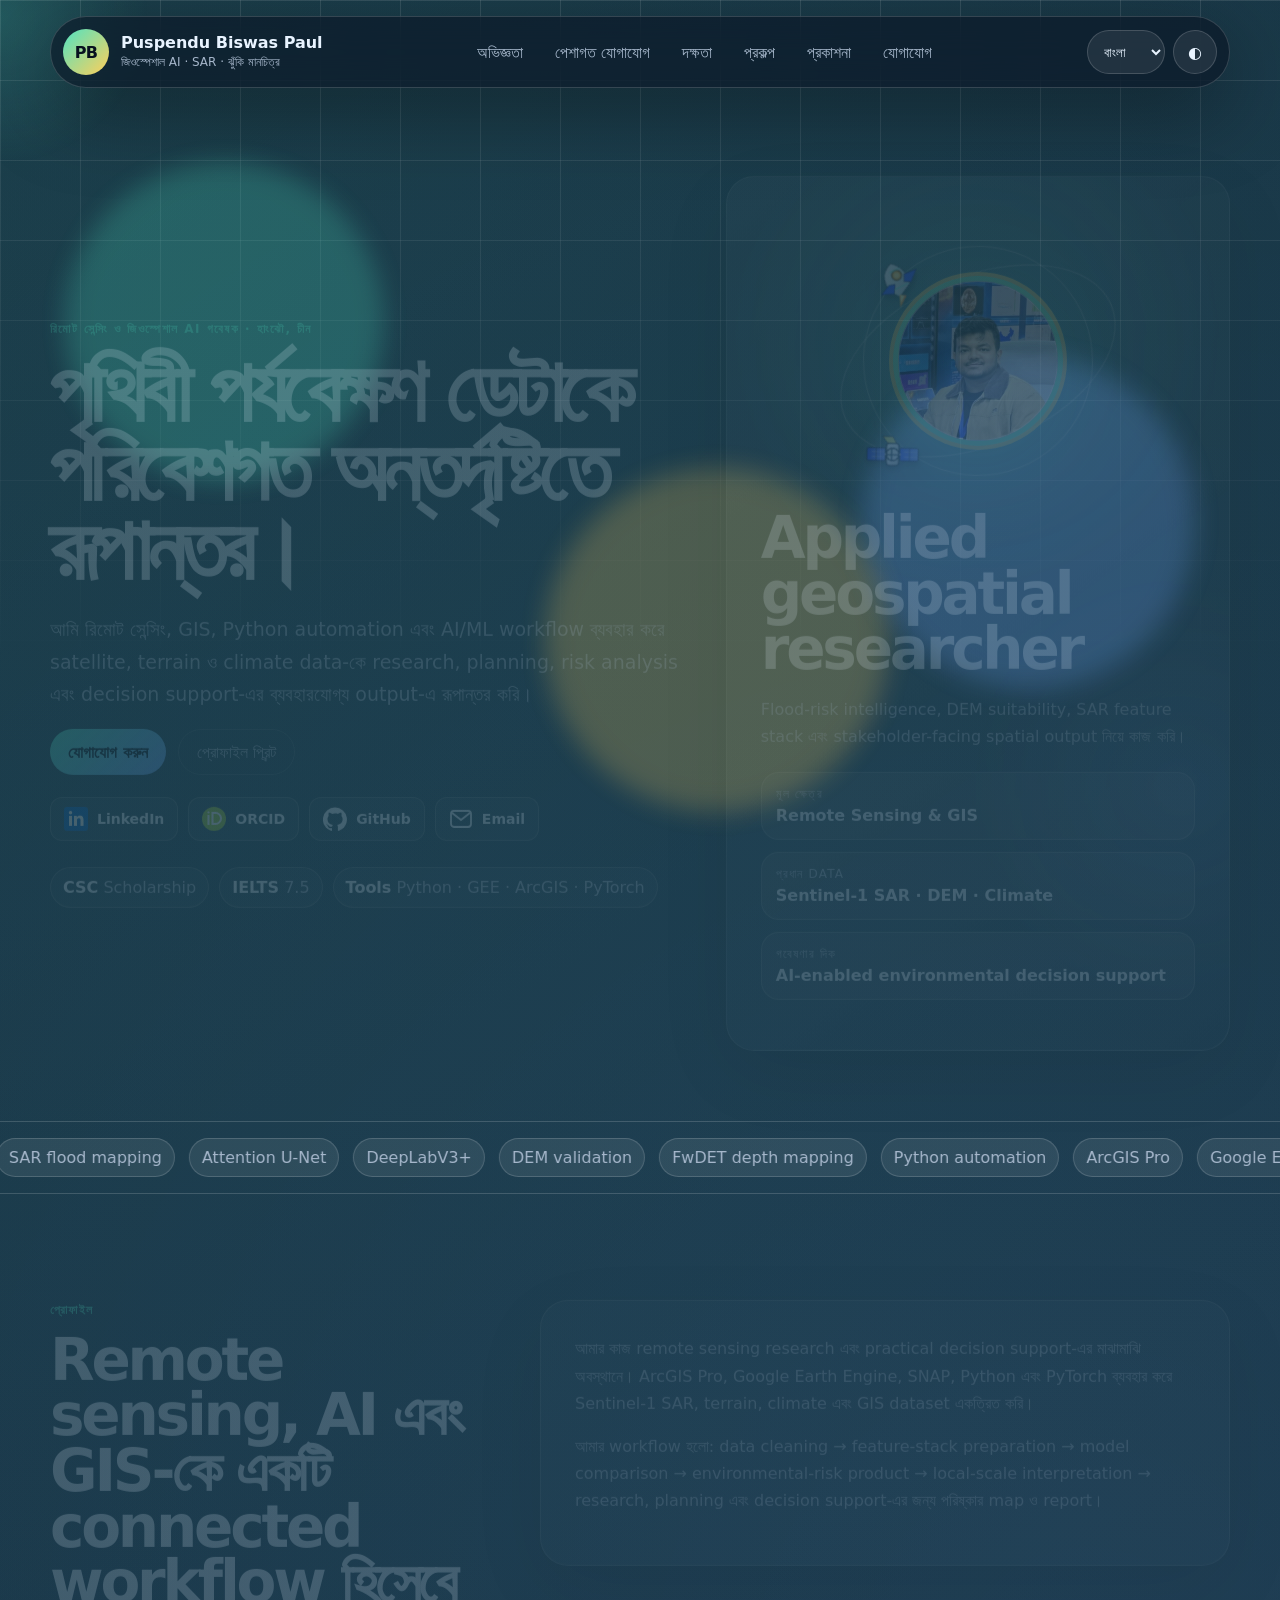
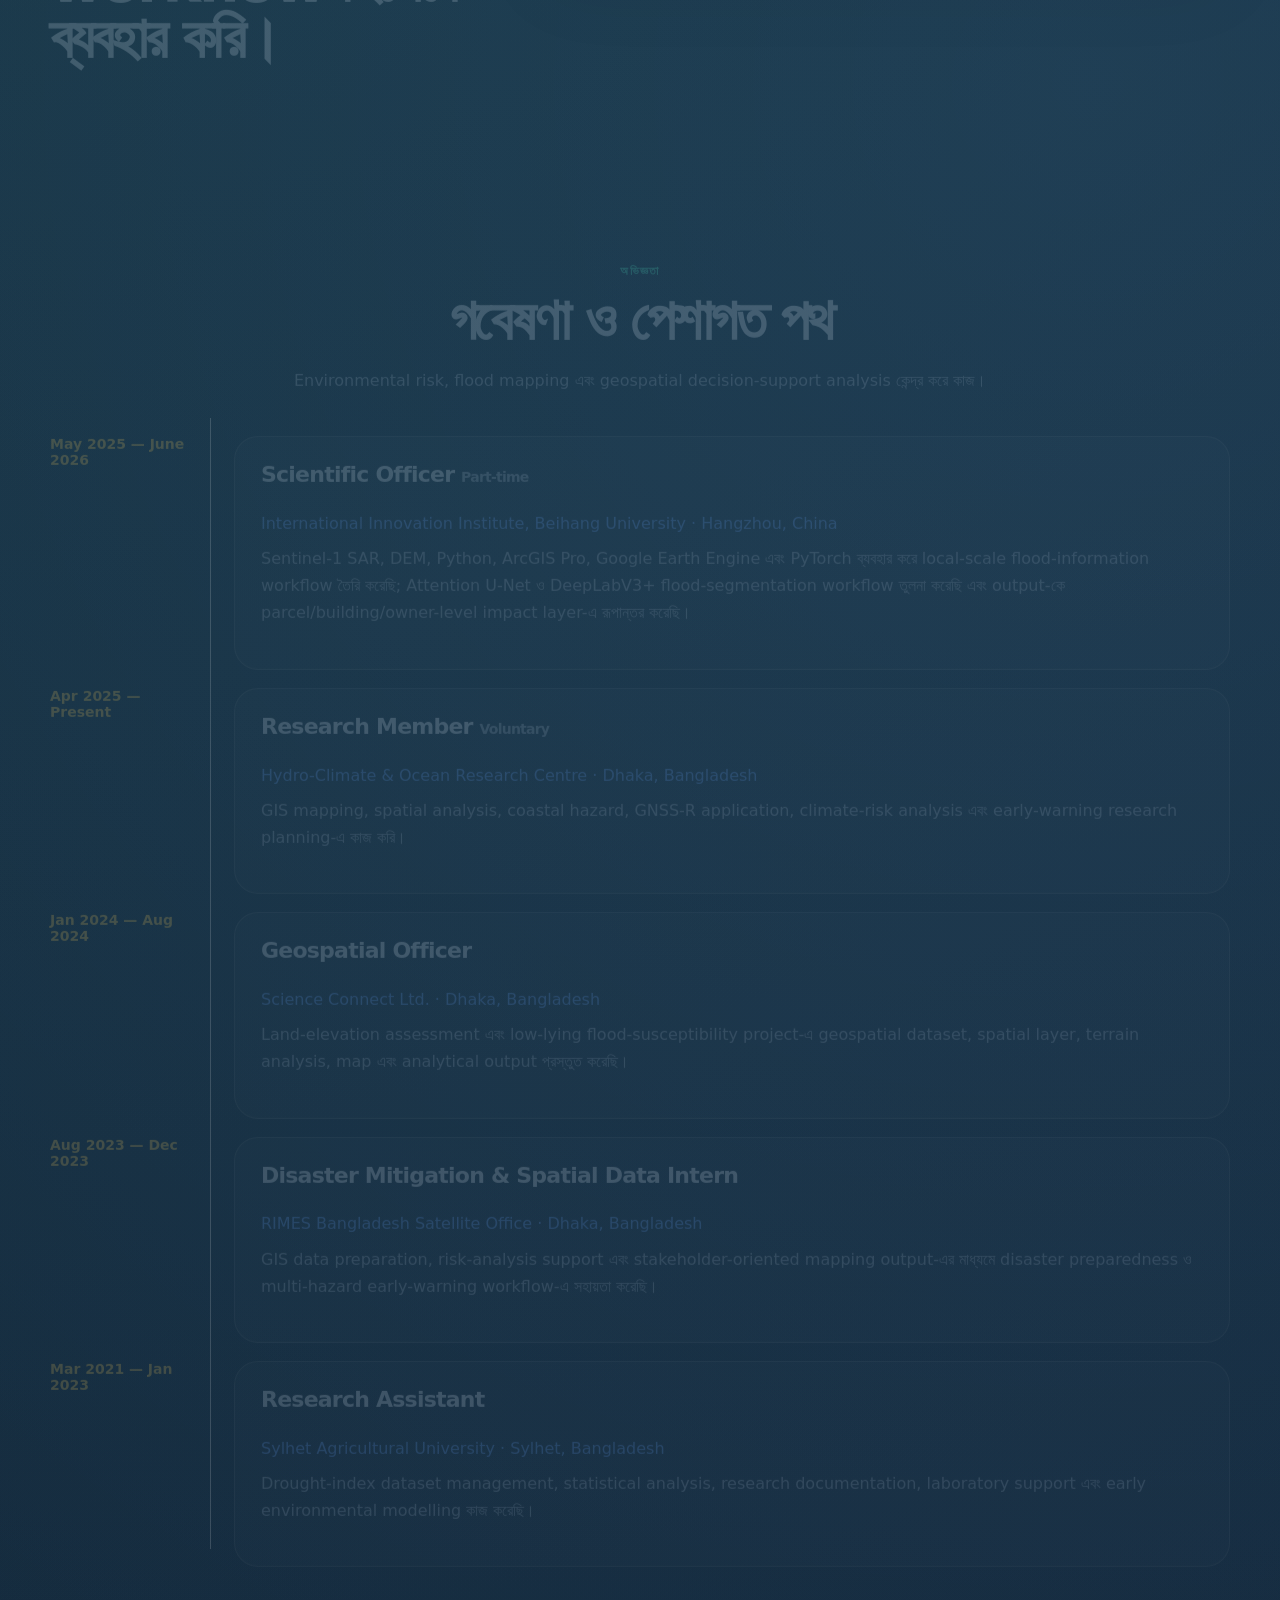
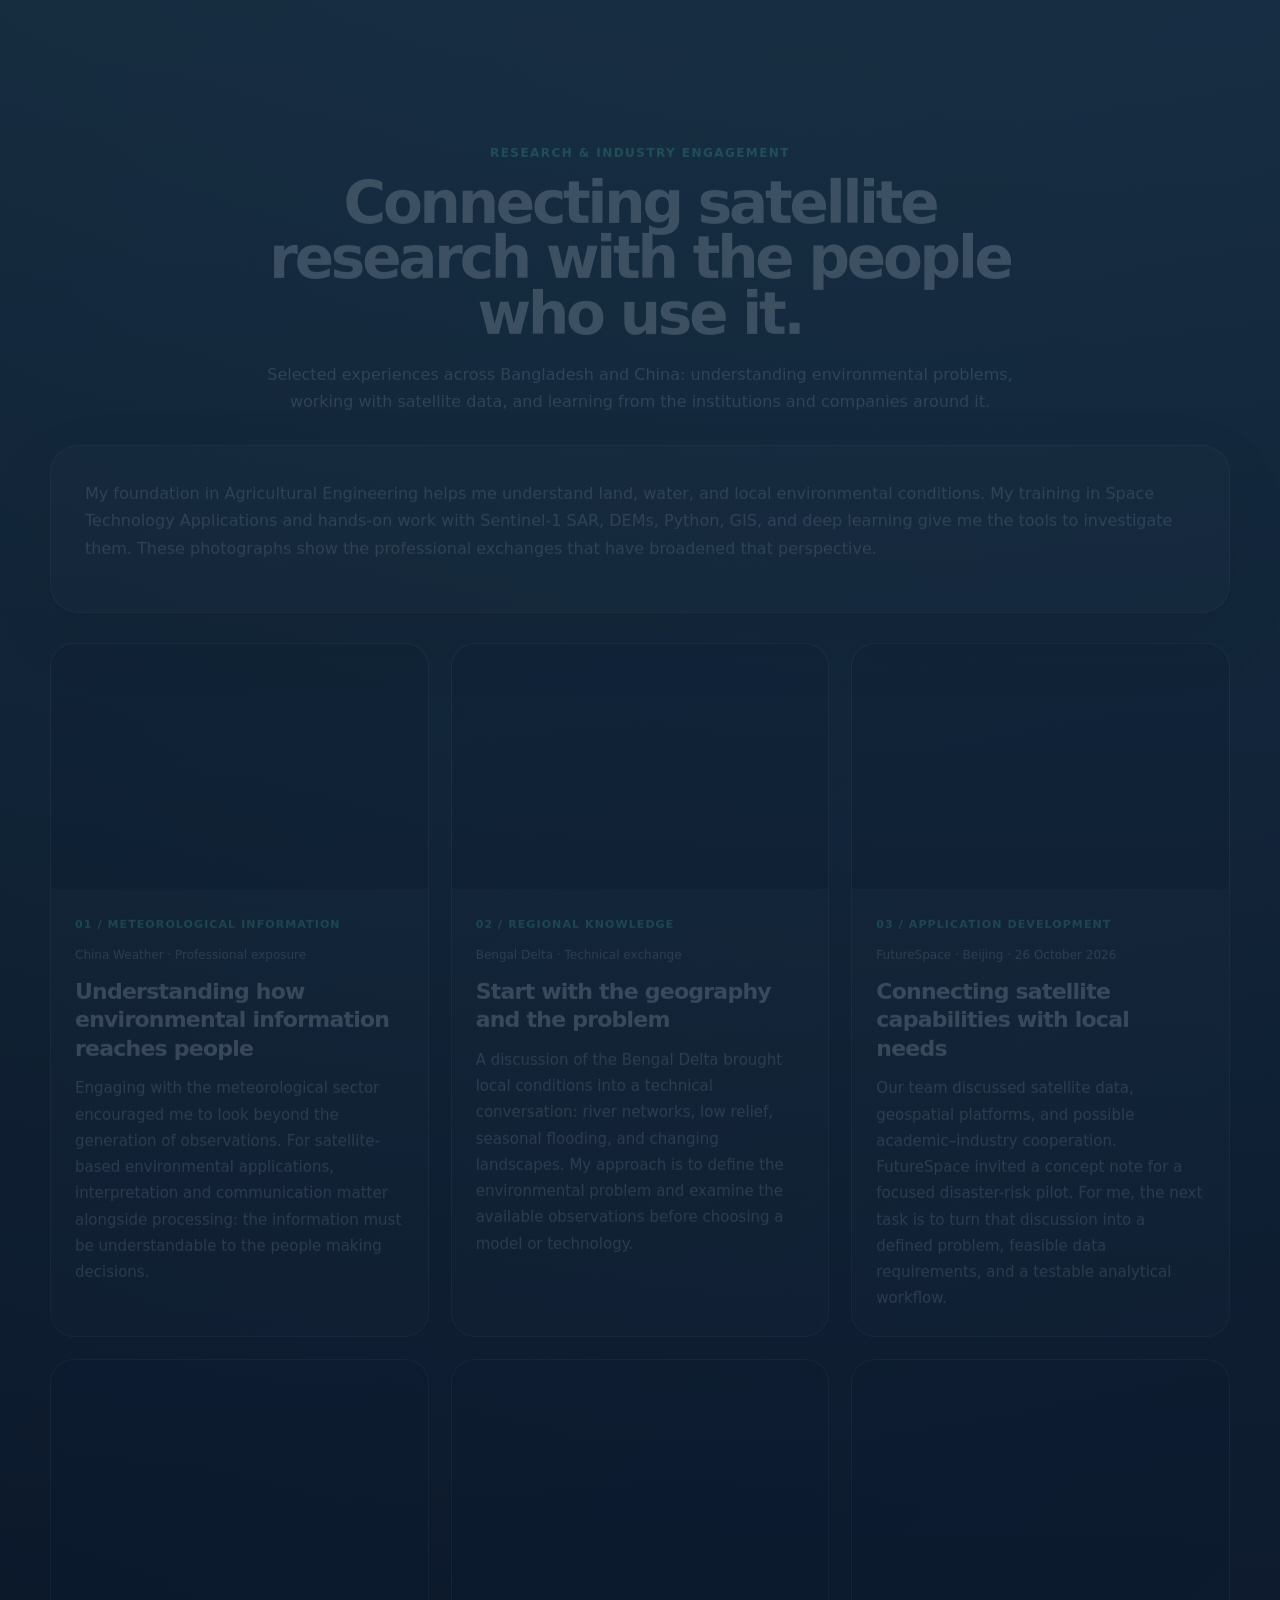
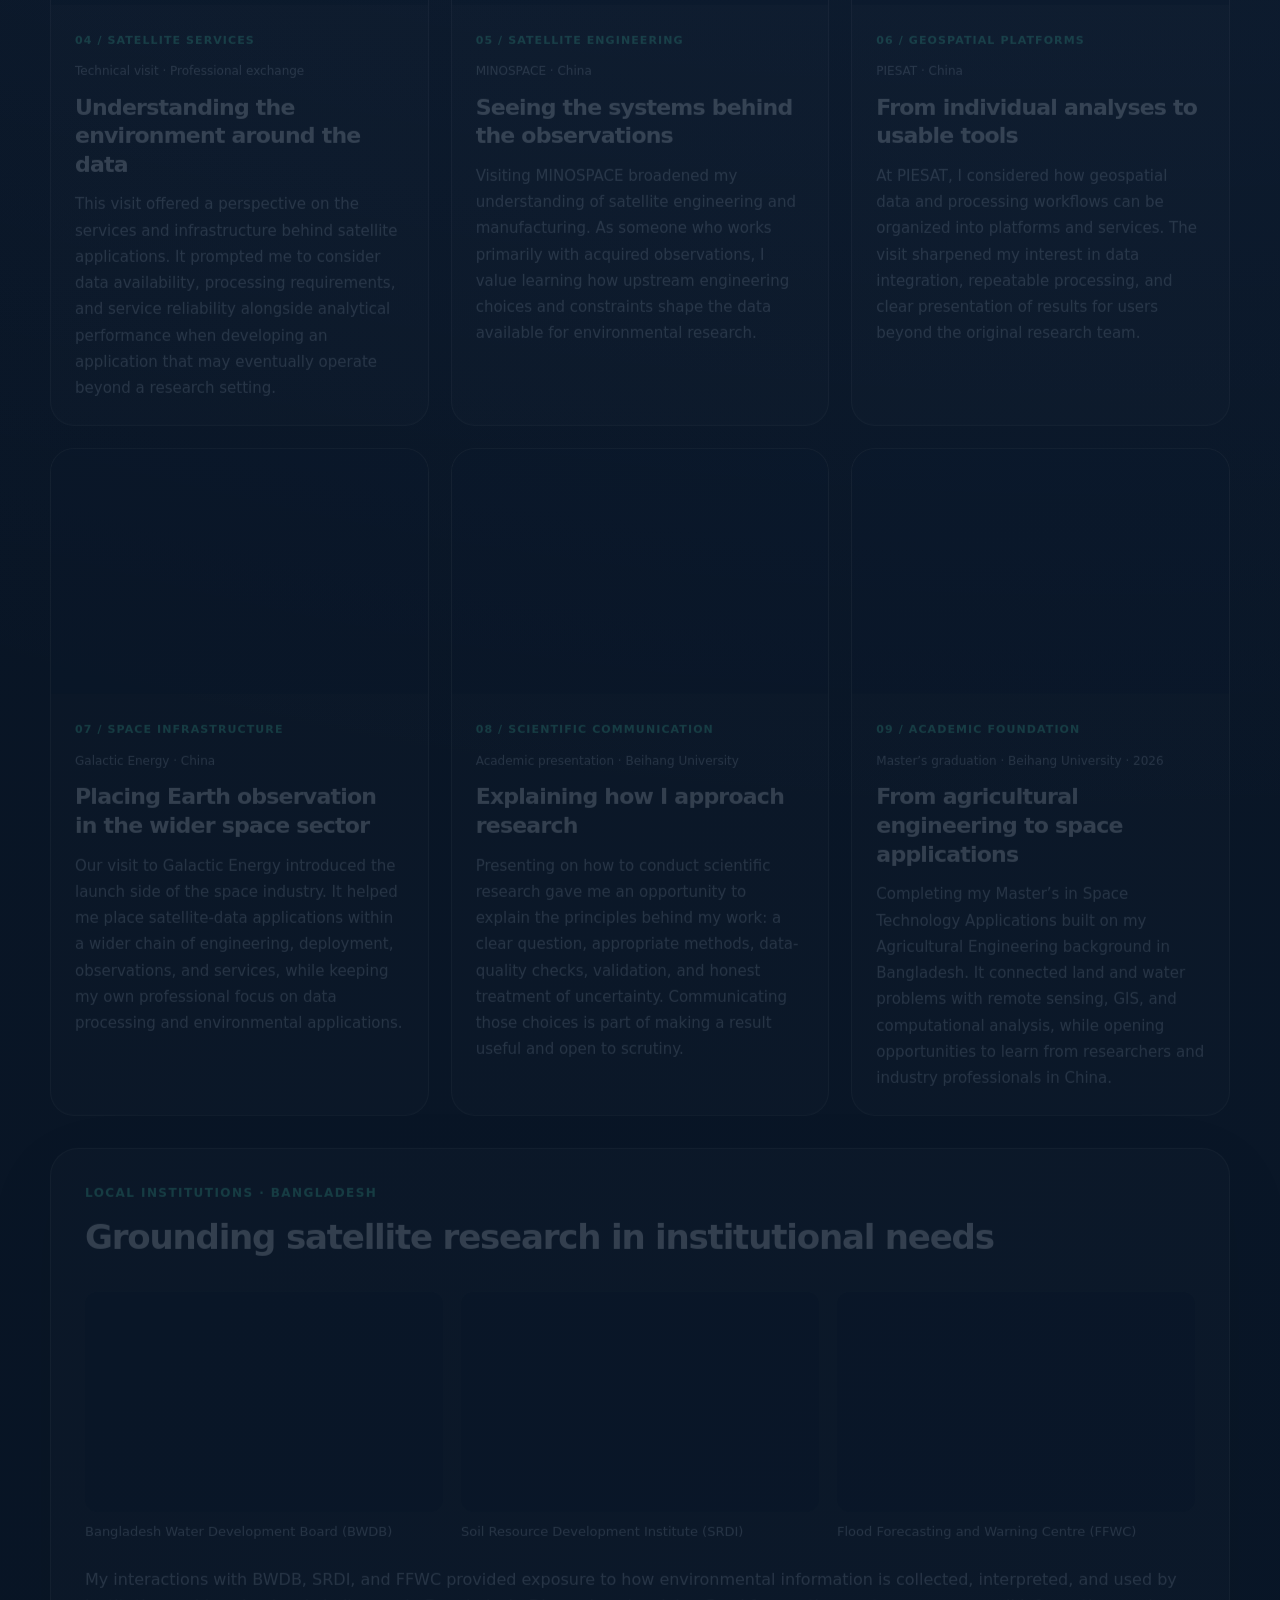
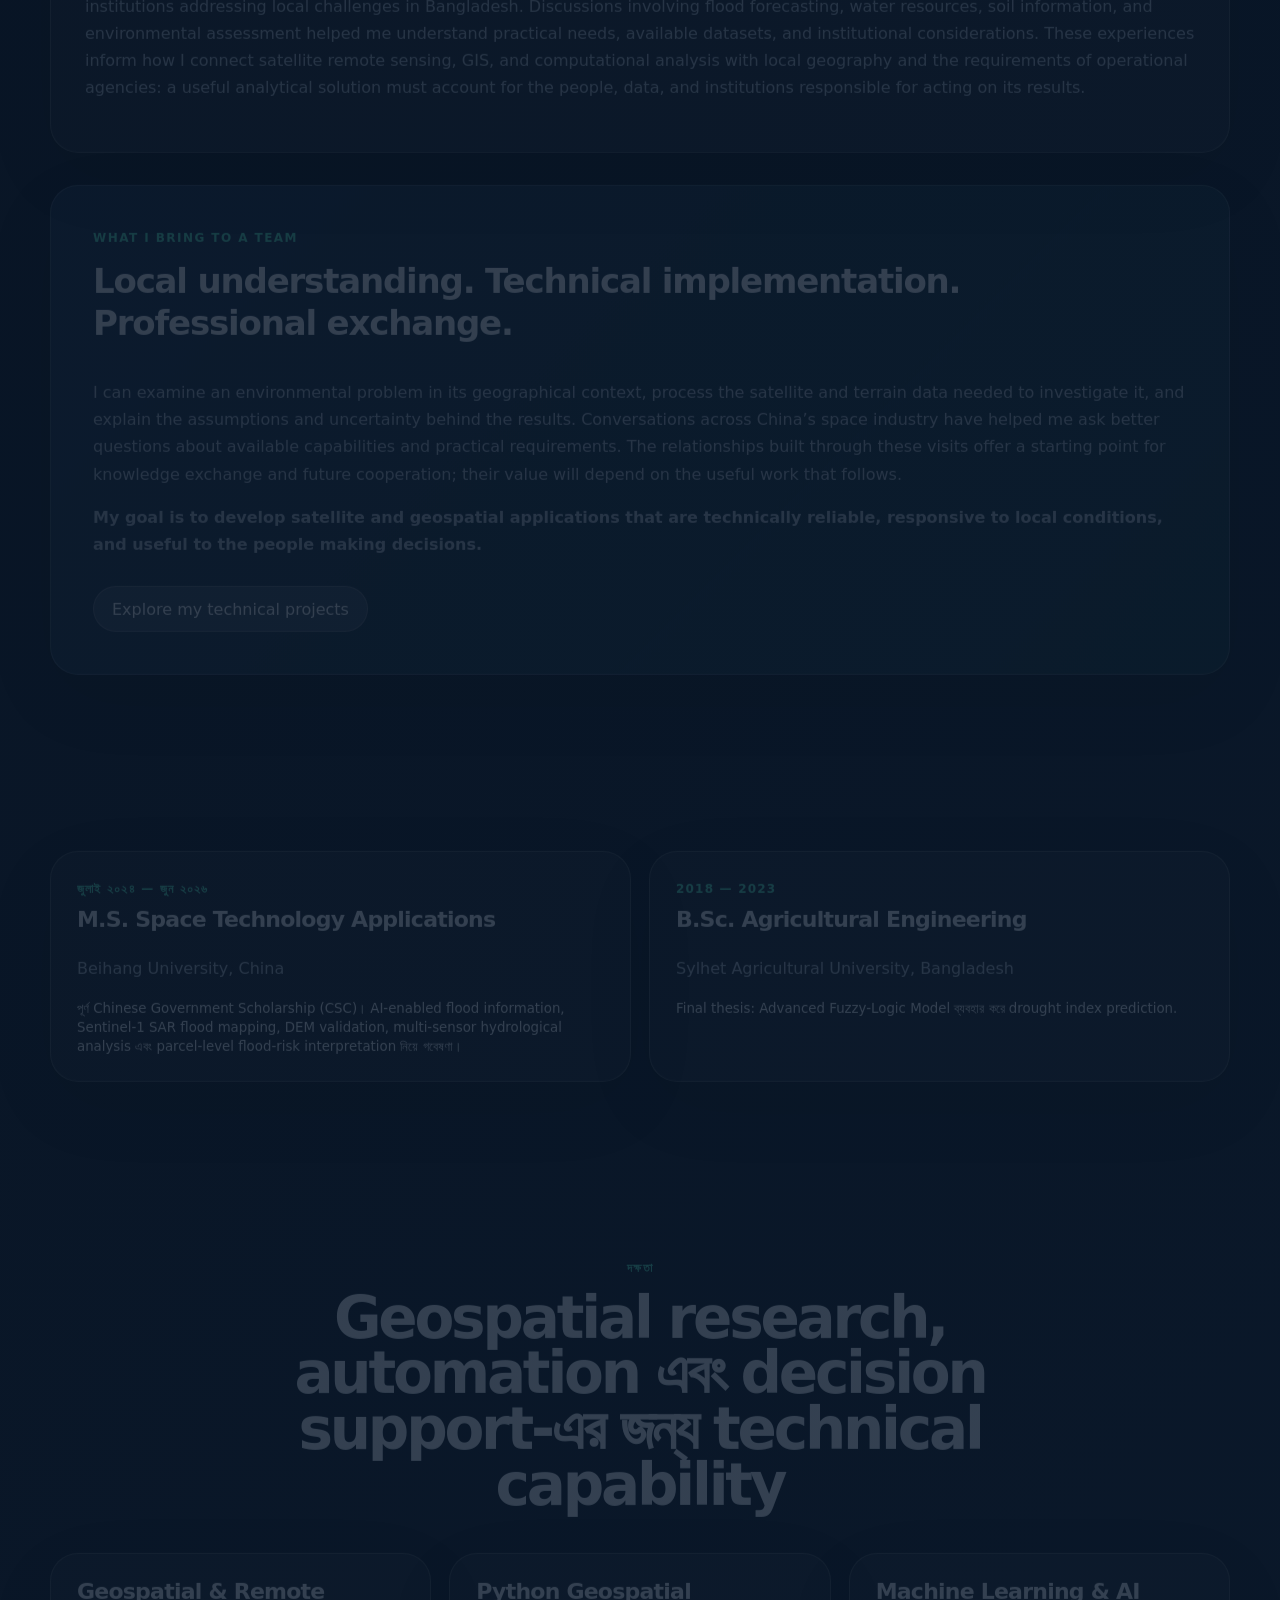
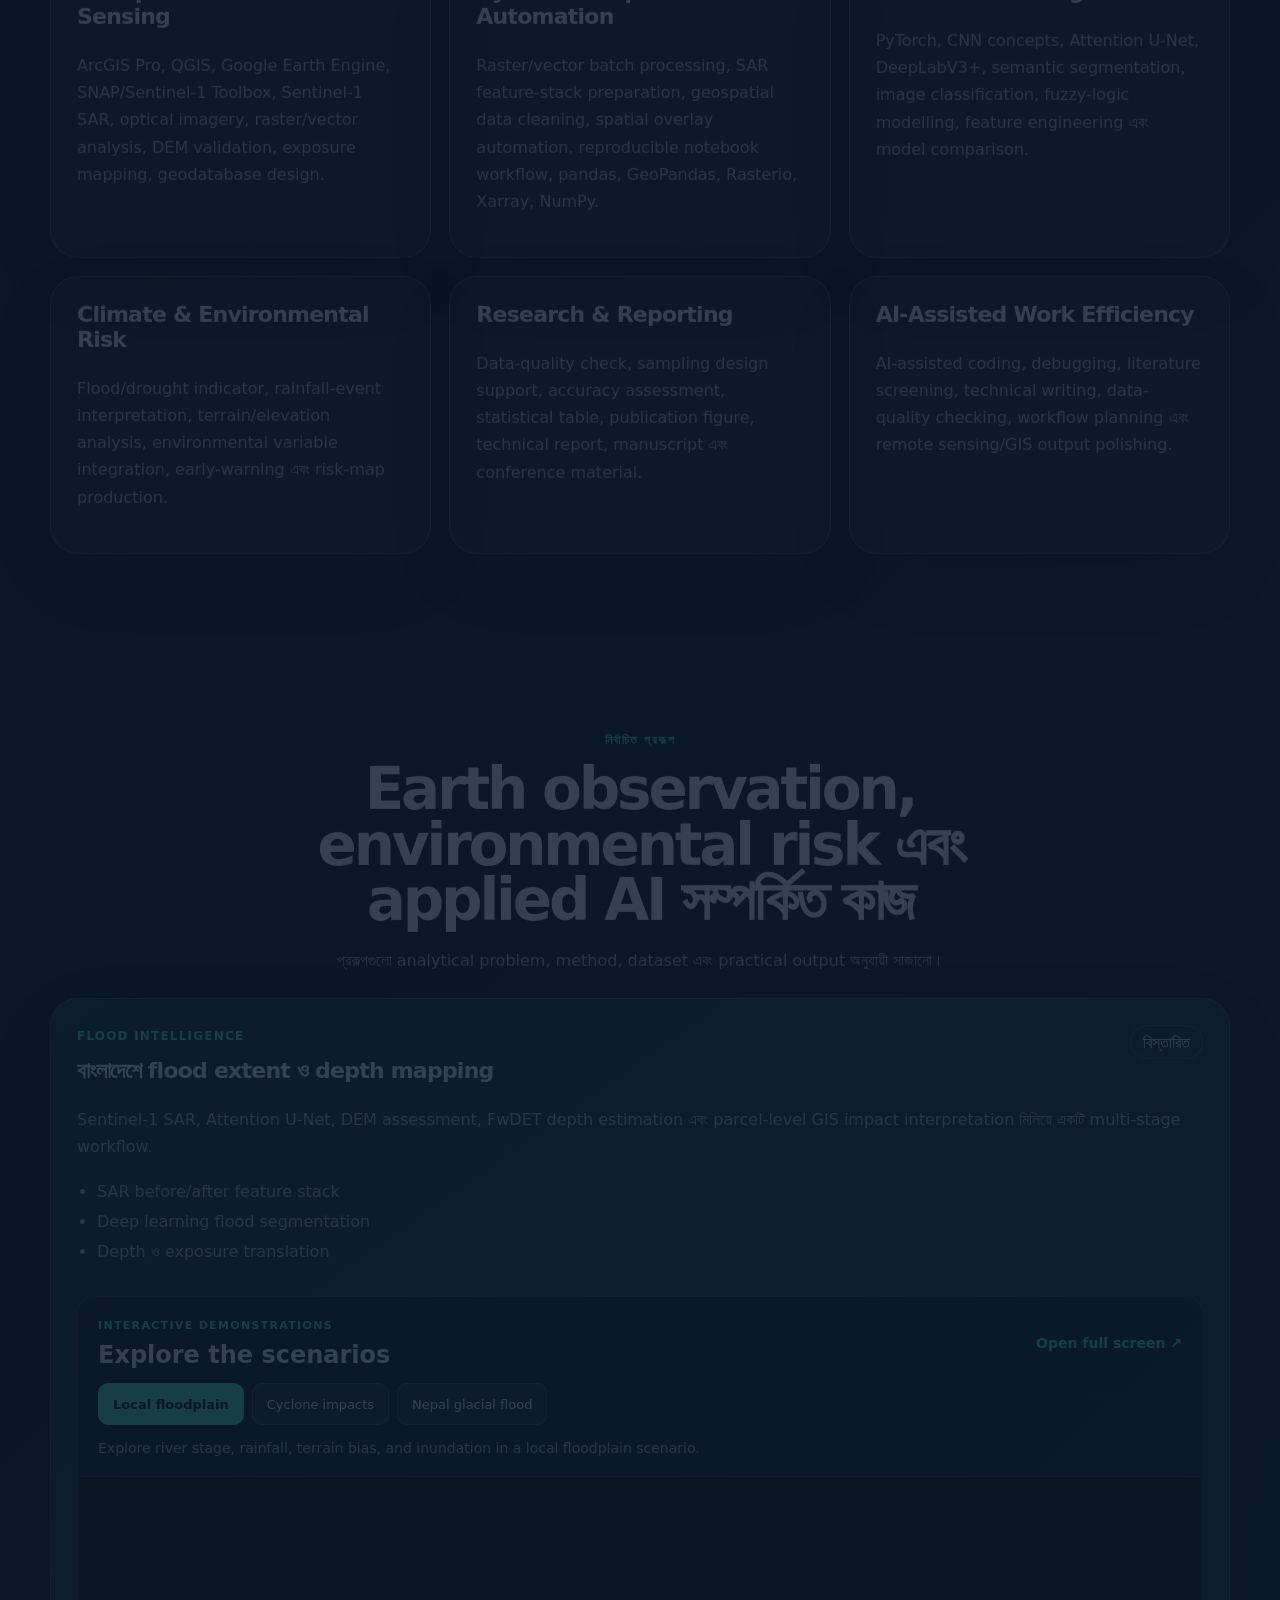
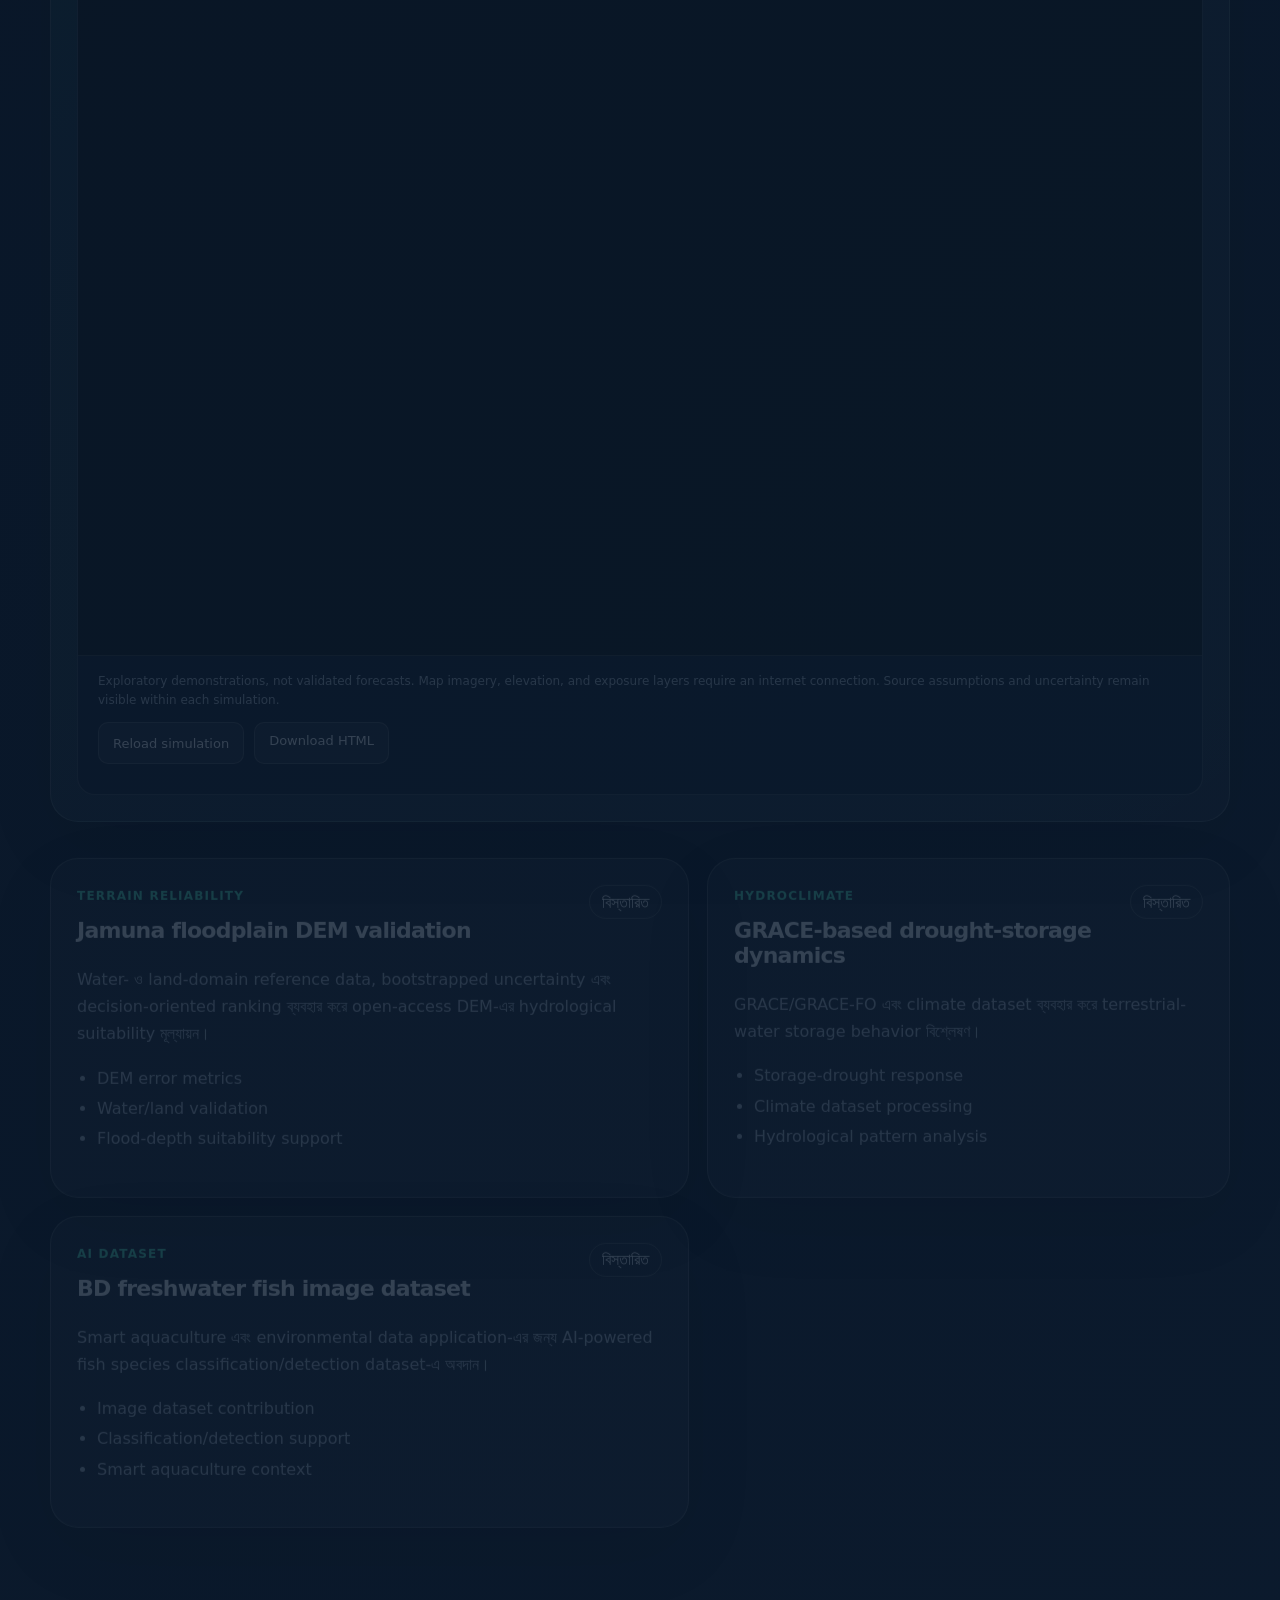
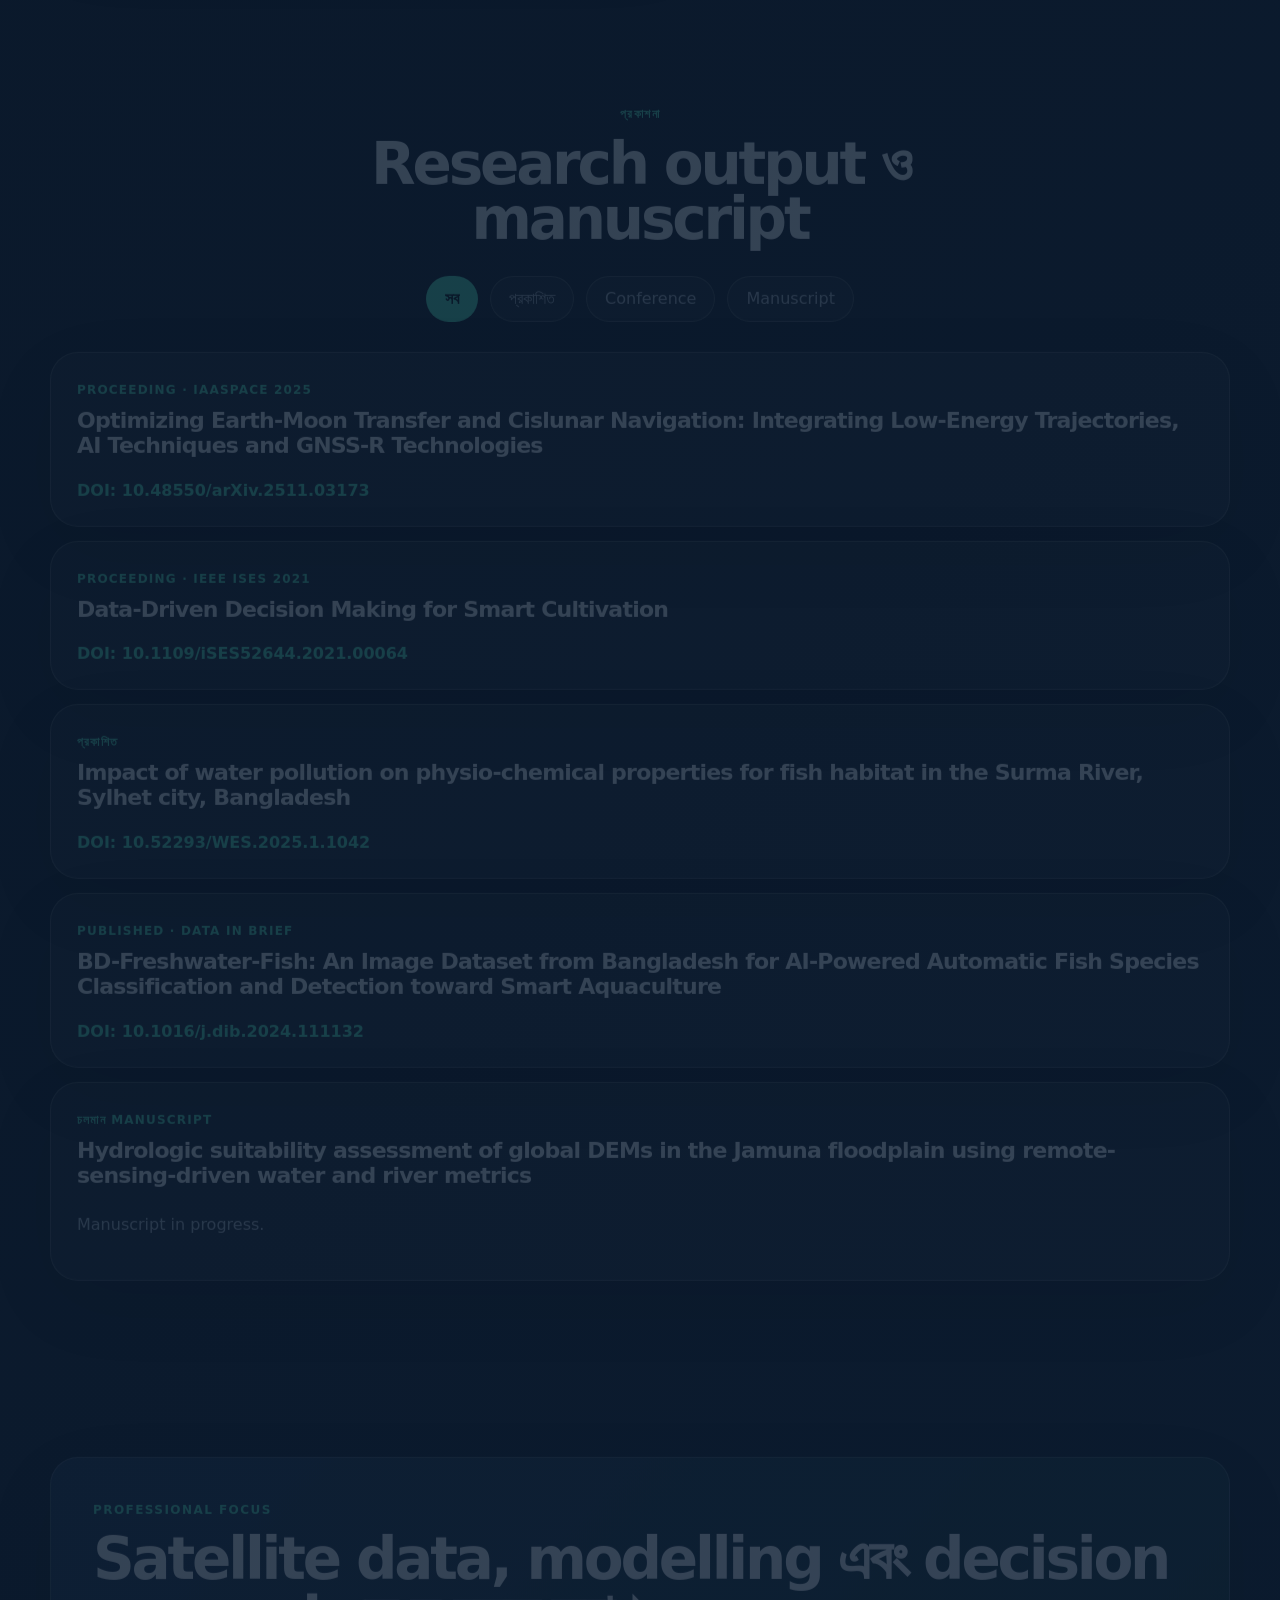
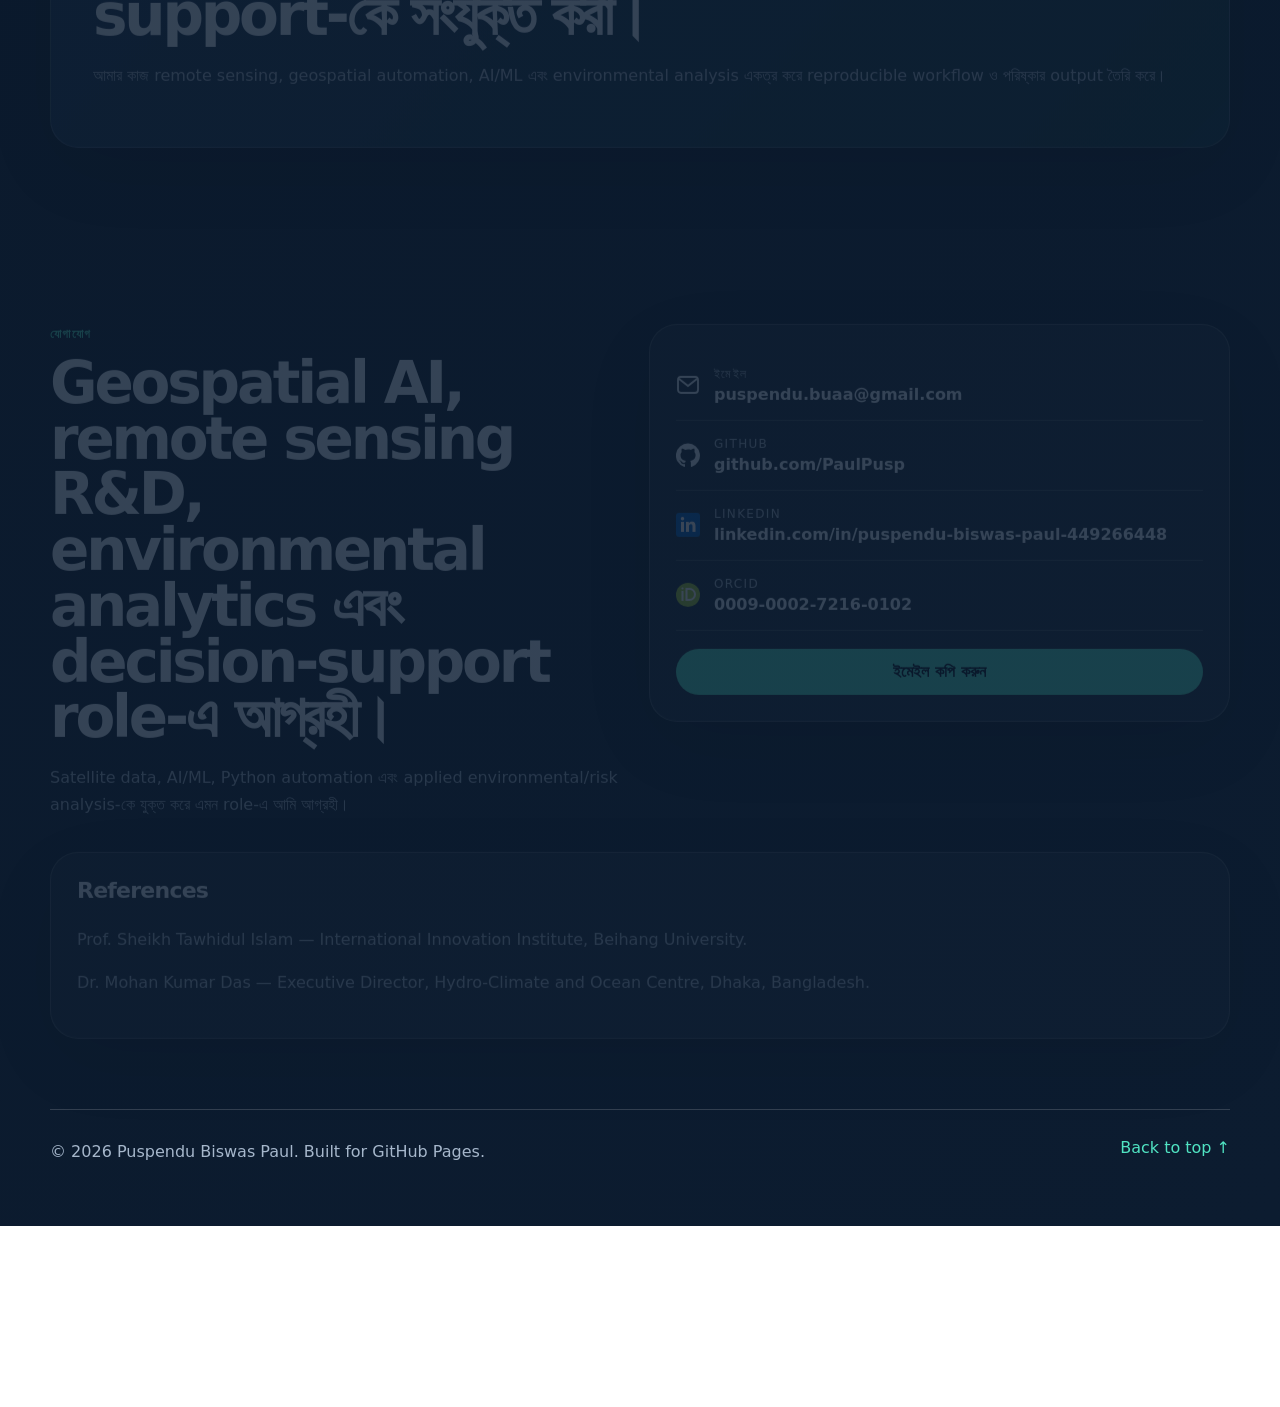
<file: bn/index.html>
<!doctype html>
<html lang="bn-BD">
<head>
  <meta charset="utf-8">
  <meta name="viewport" content="width=device-width, initial-scale=1">
  <title>Puspendu Biswas Paul | জিওস্পেশাল AI, রিমোট সেন্সিং ও GIS Automation</title>
  <meta name="description" content="Puspendu Biswas Paul একজন রিমোট সেন্সিং ও জিওস্পেশাল AI গবেষক। কাজের ক্ষেত্র: Sentinel-1 SAR, DEM validation, Python GIS automation, environmental risk analysis এবং decision-support mapping।">
  <meta name="robots" content="index, follow">
  <link rel="canonical" href="https://paulpusp.github.io/paulresume/bn/">
  <link rel="alternate" hreflang="en" href="https://paulpusp.github.io/paulresume/">
  <link rel="alternate" hreflang="zh-CN" href="https://paulpusp.github.io/paulresume/zh/">
  <link rel="alternate" hreflang="fr" href="https://paulpusp.github.io/paulresume/fr/">
  <link rel="alternate" hreflang="bn-BD" href="https://paulpusp.github.io/paulresume/bn/">
  <link rel="alternate" hreflang="x-default" href="https://paulpusp.github.io/paulresume/">
  <meta http-equiv="refresh" content="0; url=../?lang=bn">
</head>
<body>
  <h1>Puspendu Biswas Paul — জিওস্পেশাল AI ও রিমোট সেন্সিং গবেষক</h1>
  <p>রিমোট সেন্সিং, GIS, Sentinel-1 SAR, DEM validation, Python geospatial automation, environmental risk analysis এবং decision-support mapping নিয়ে কাজ।</p>
  <p><a href="../?lang=bn">বাংলা সংস্করণ খুলুন</a></p>
</body>
</html>
</file>
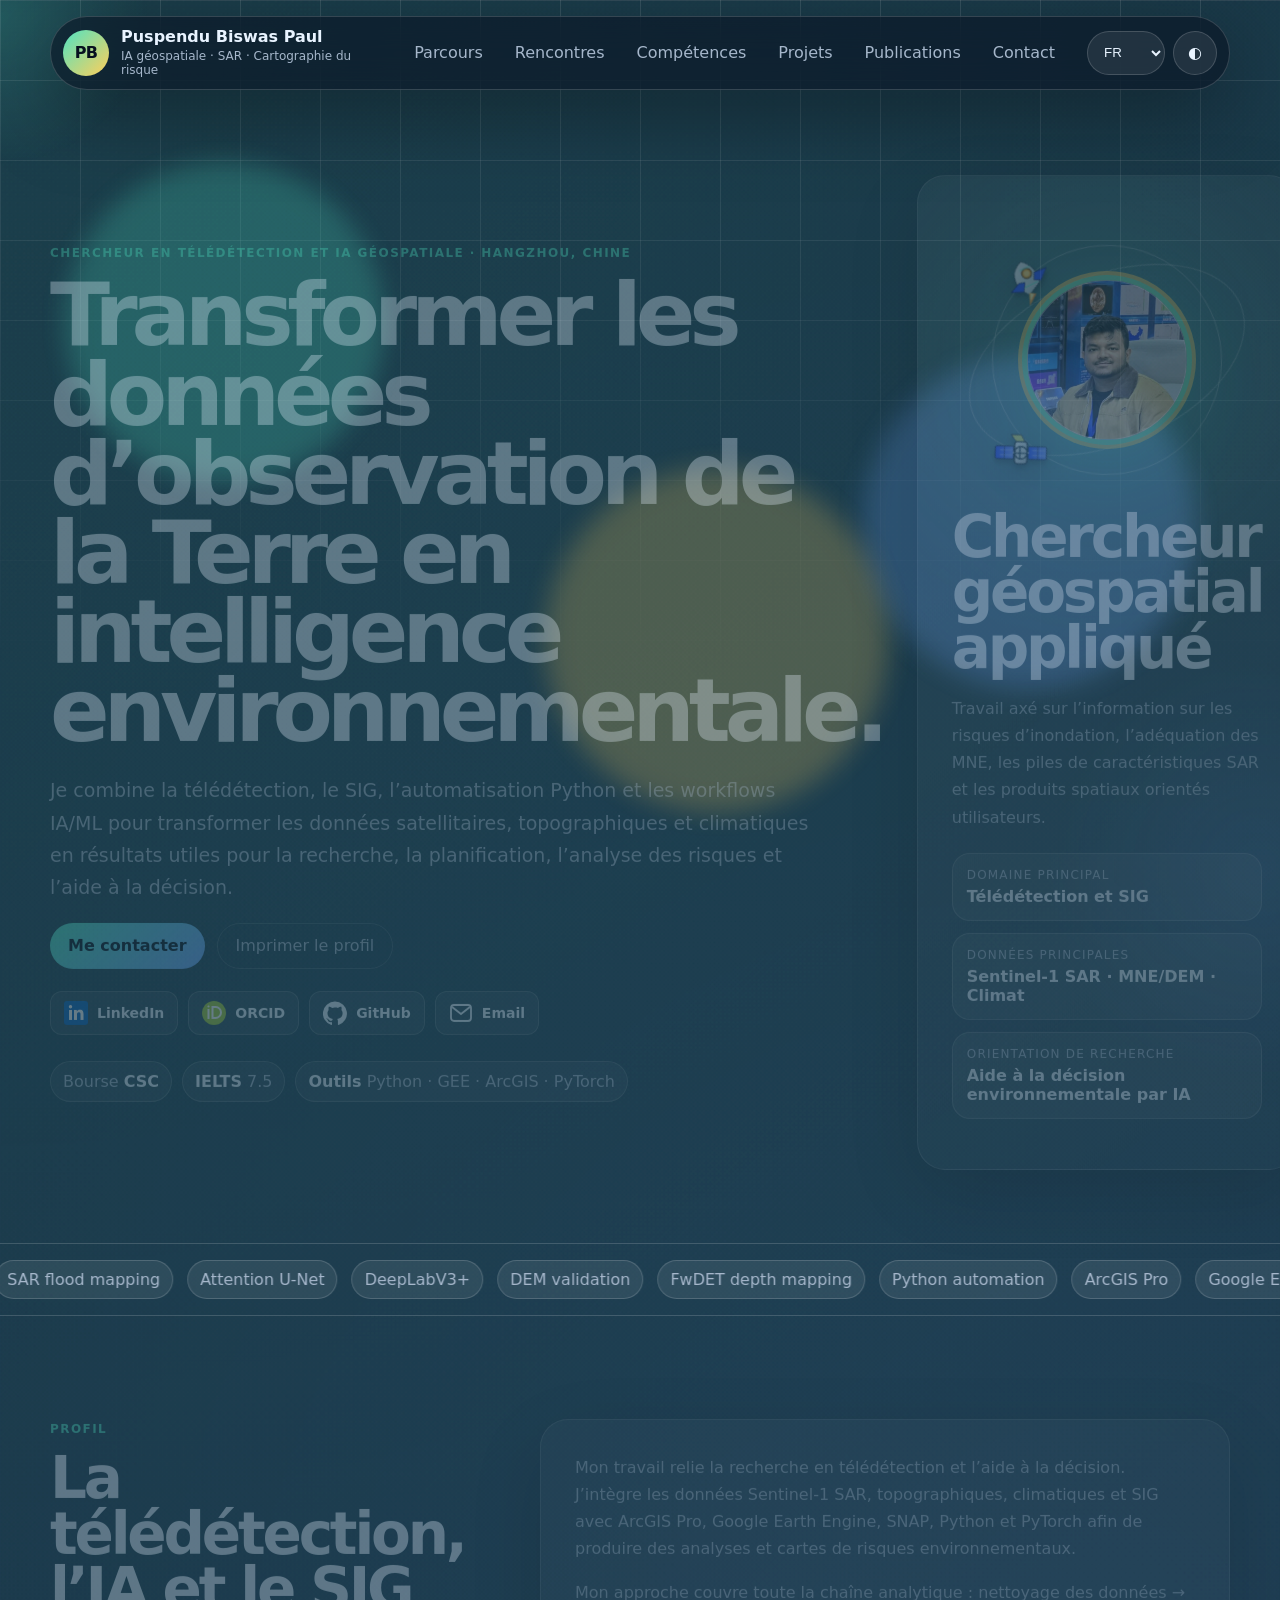
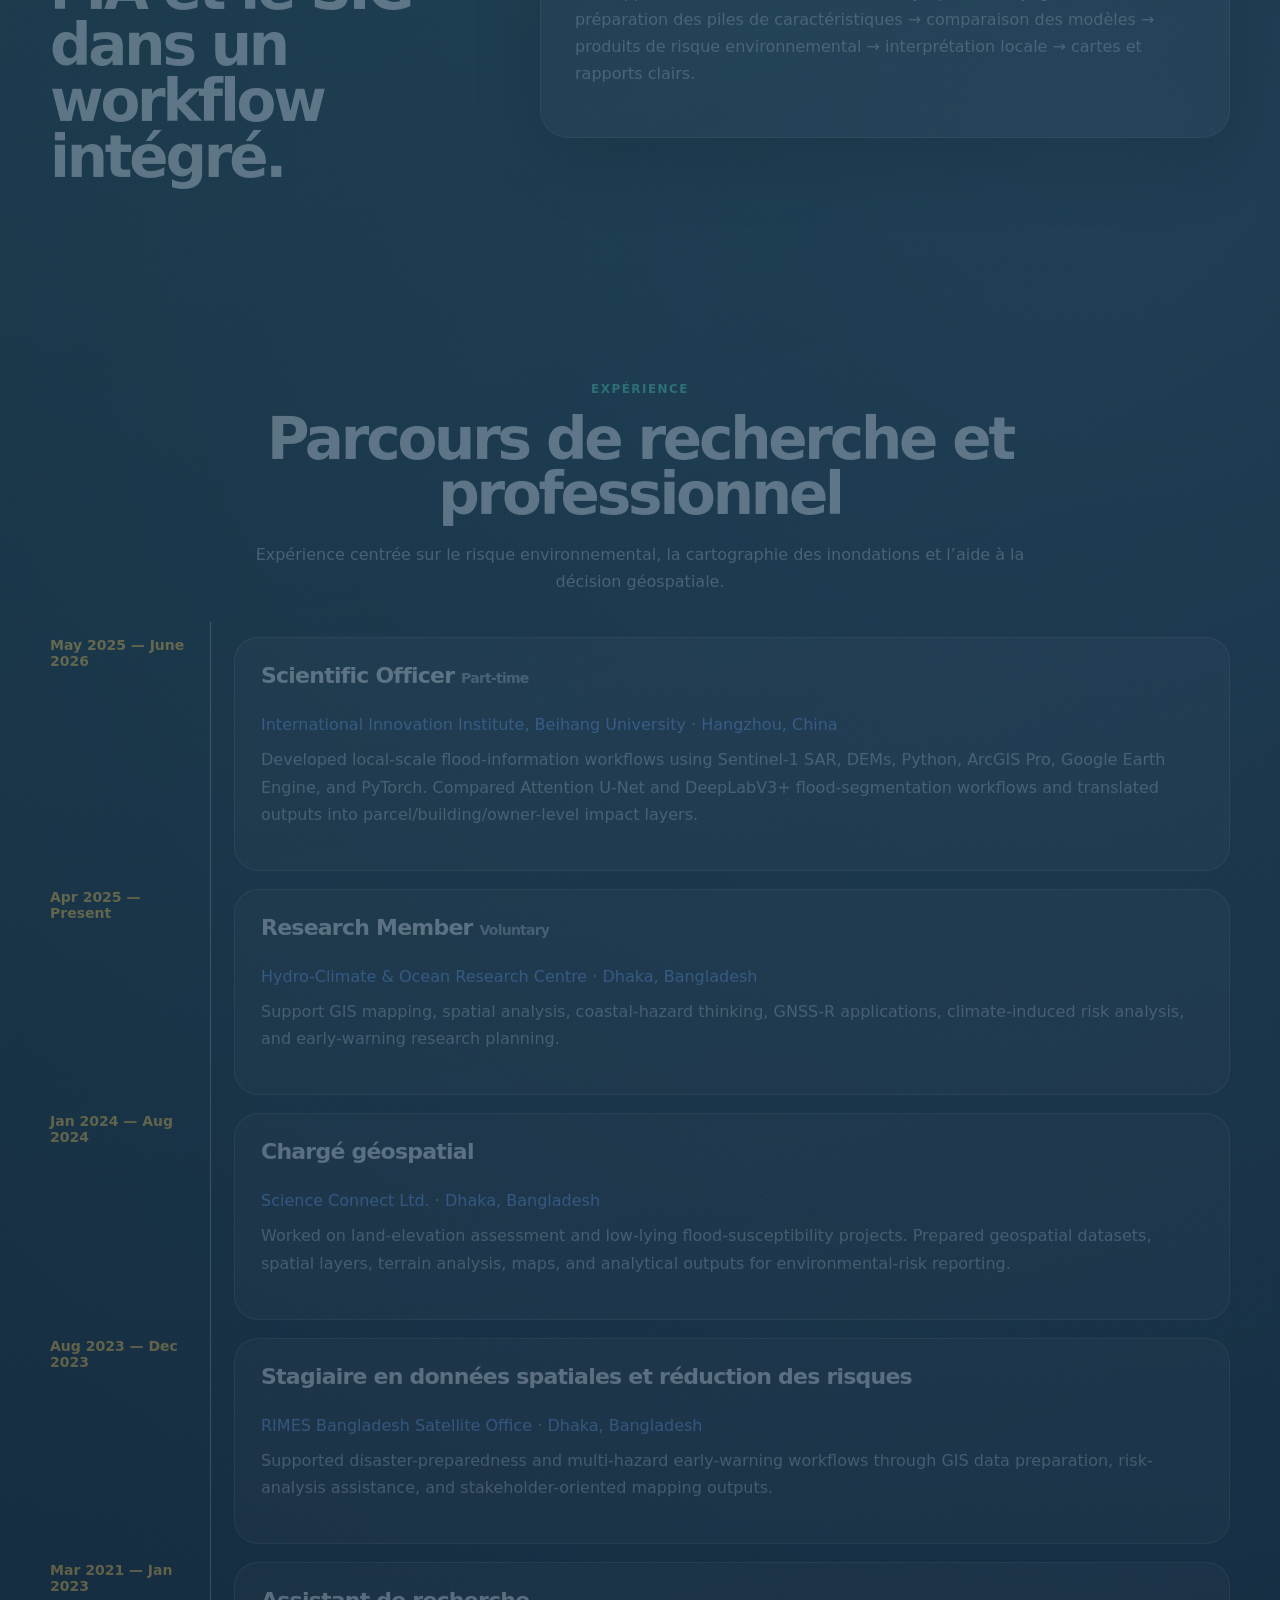
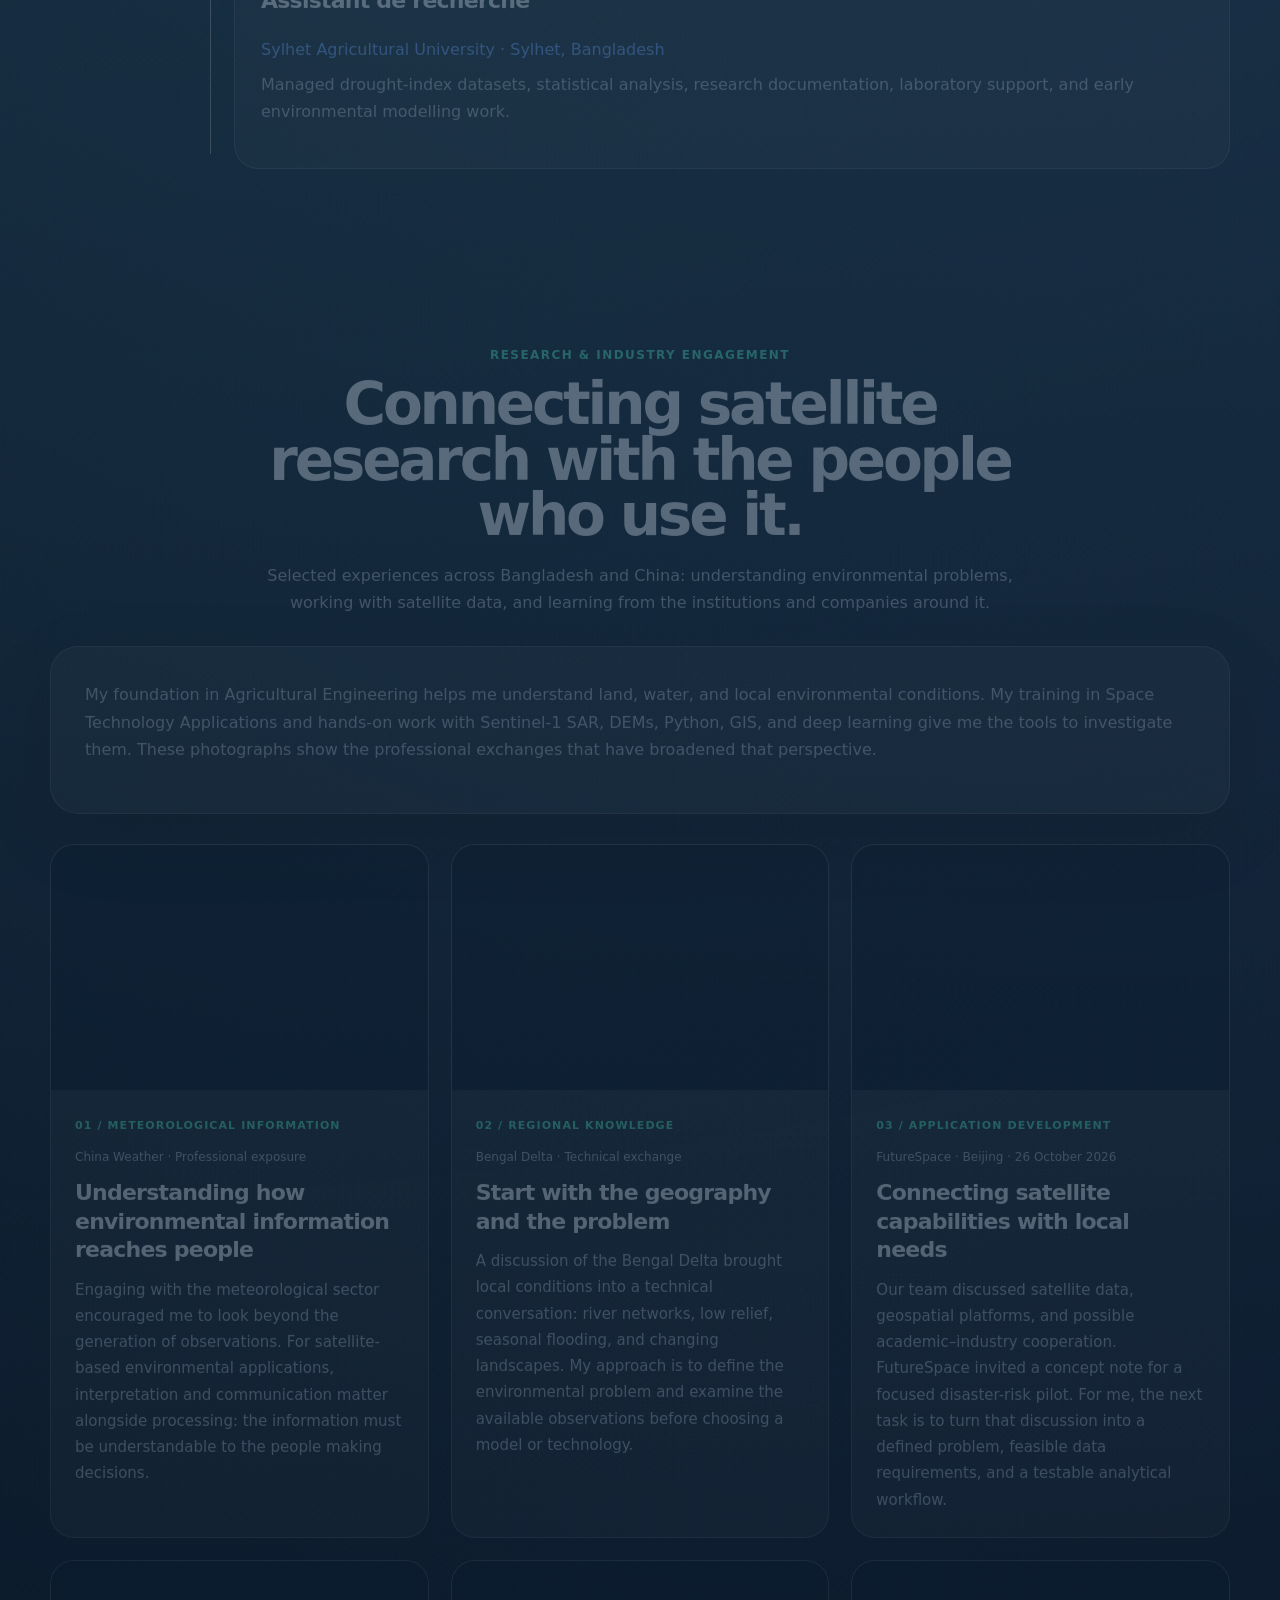
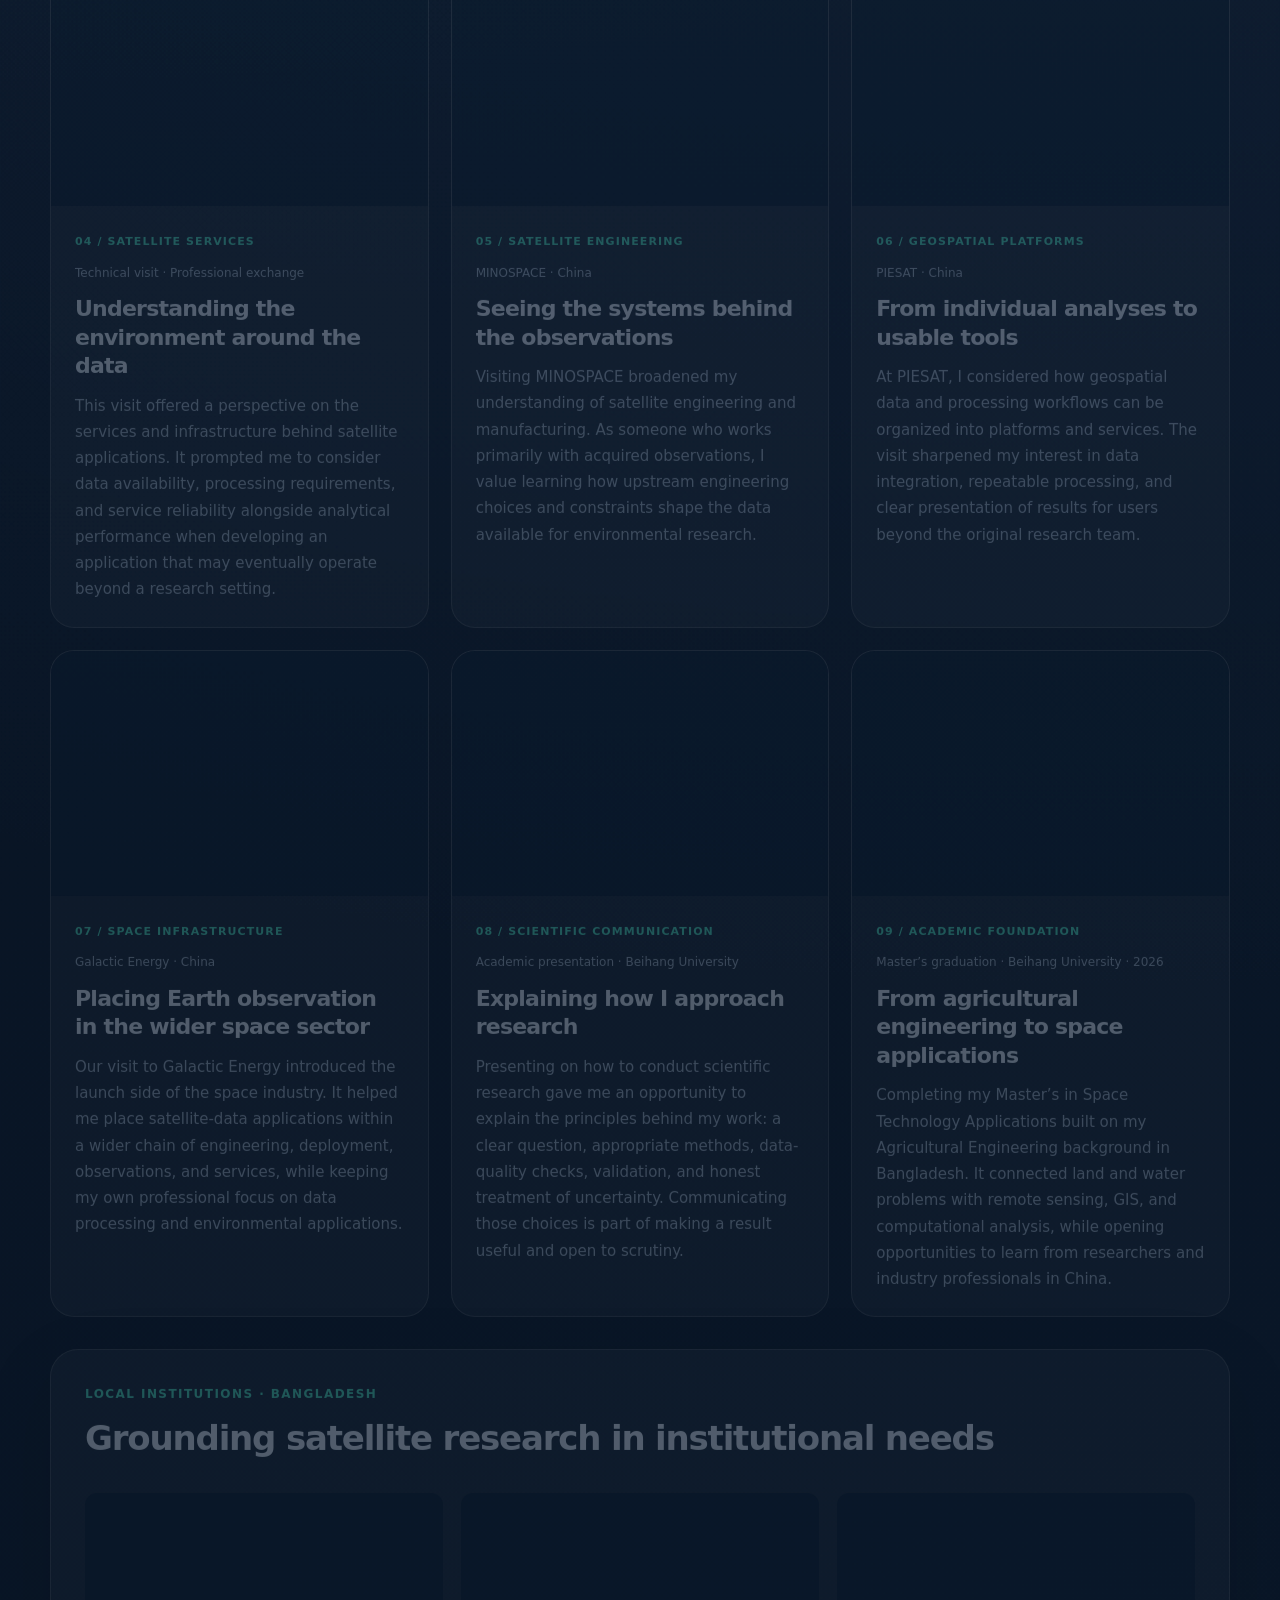
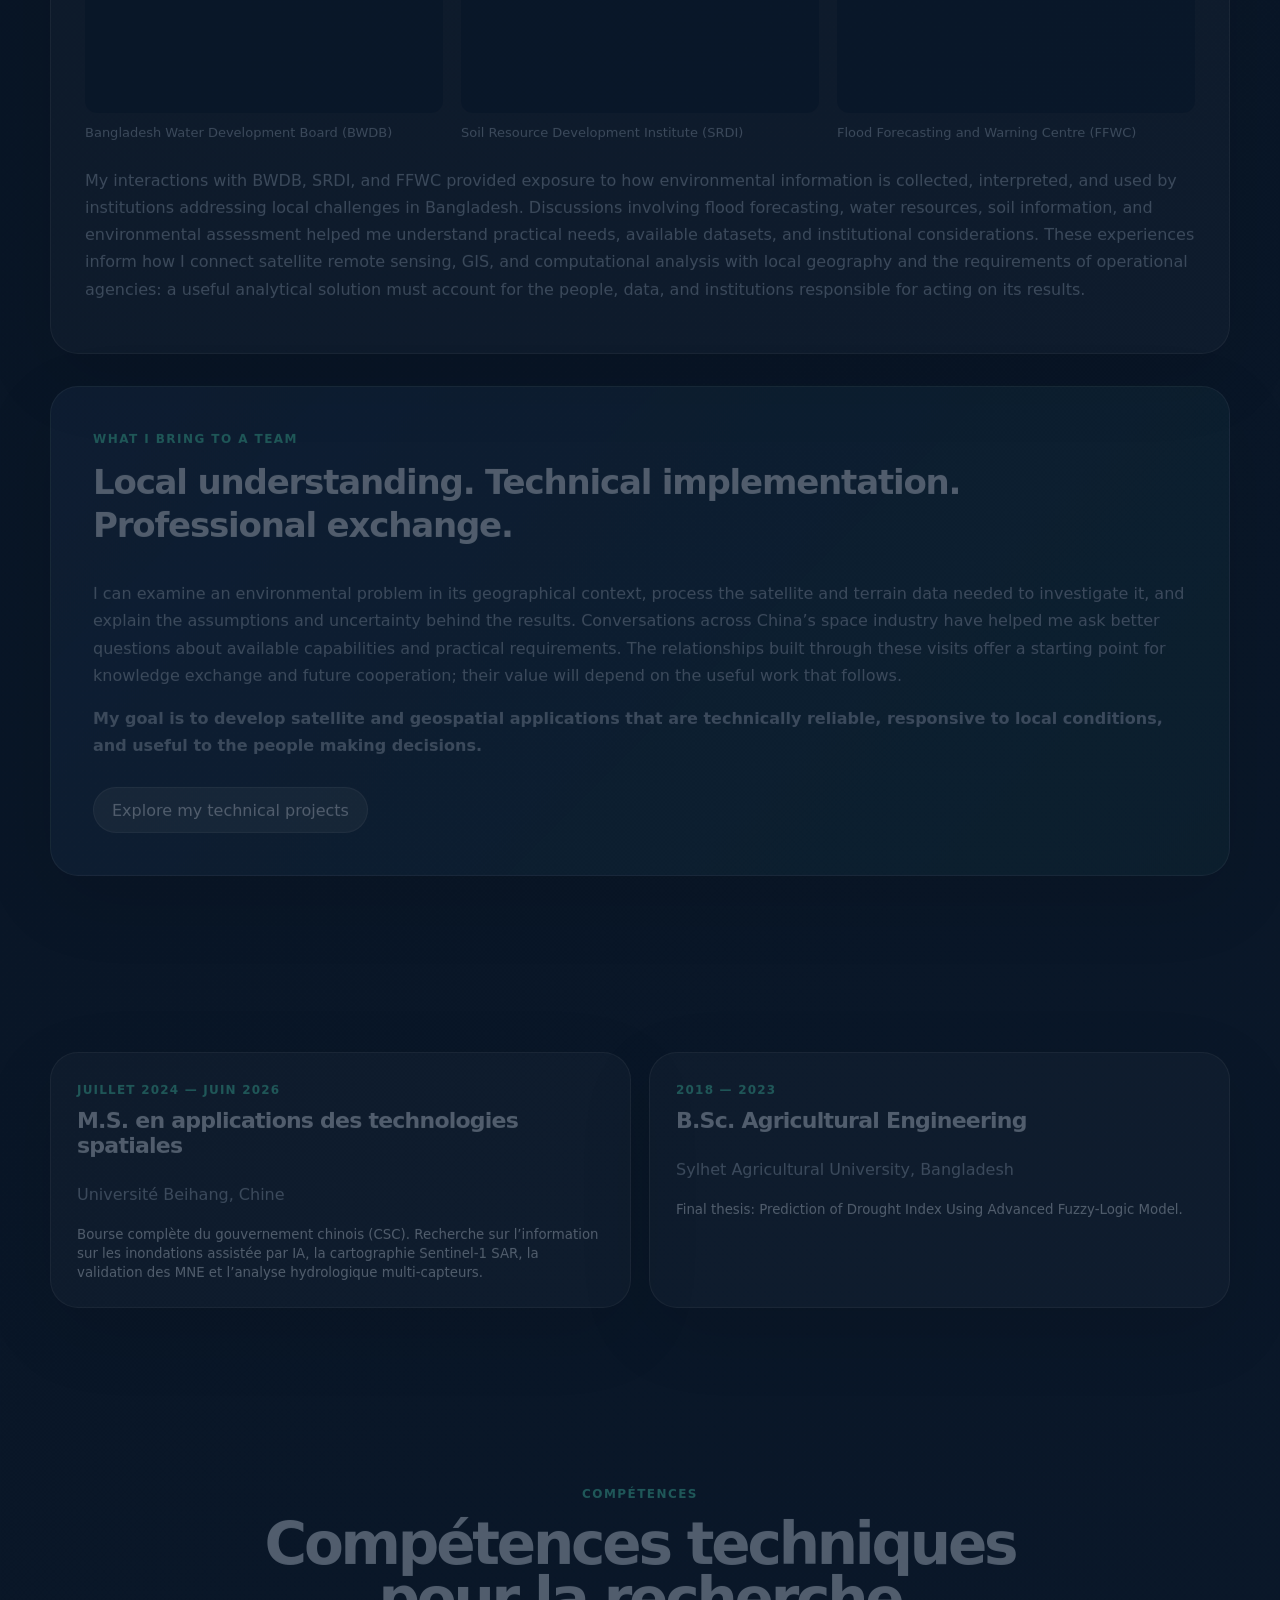
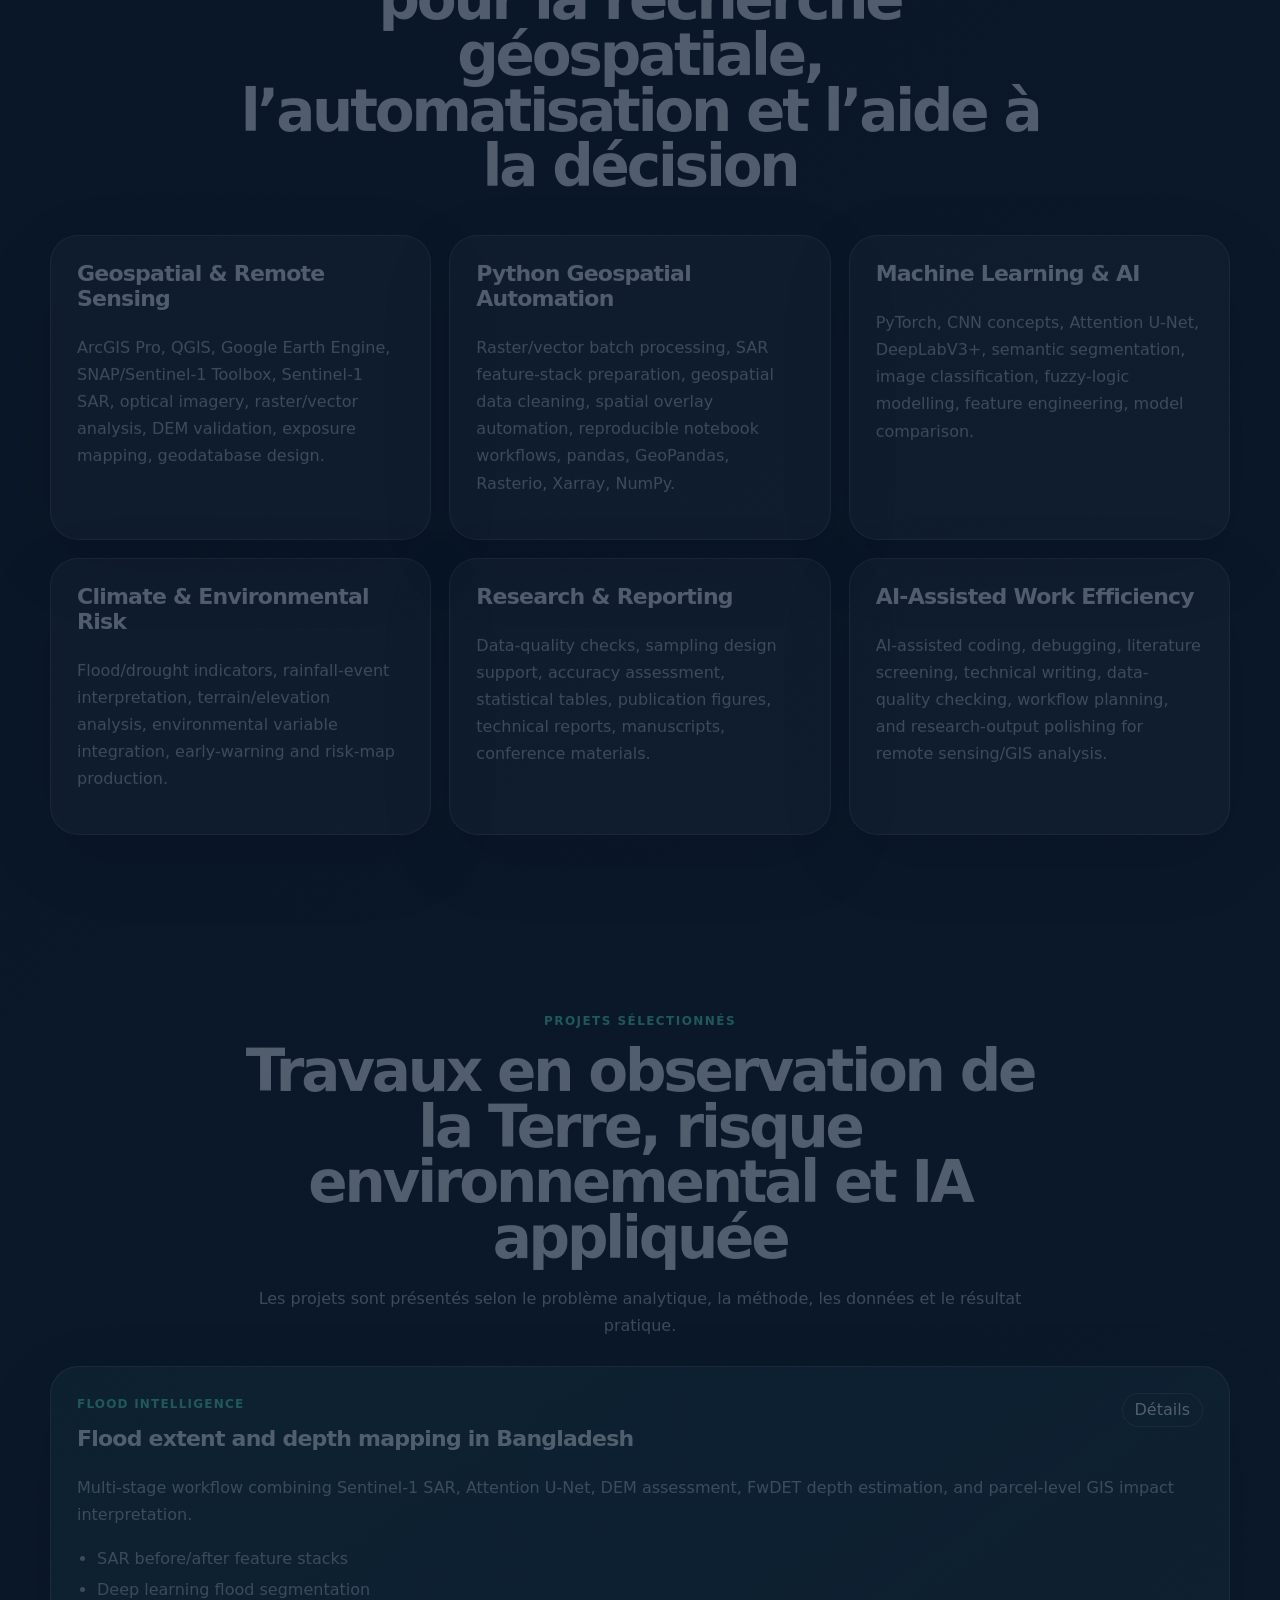
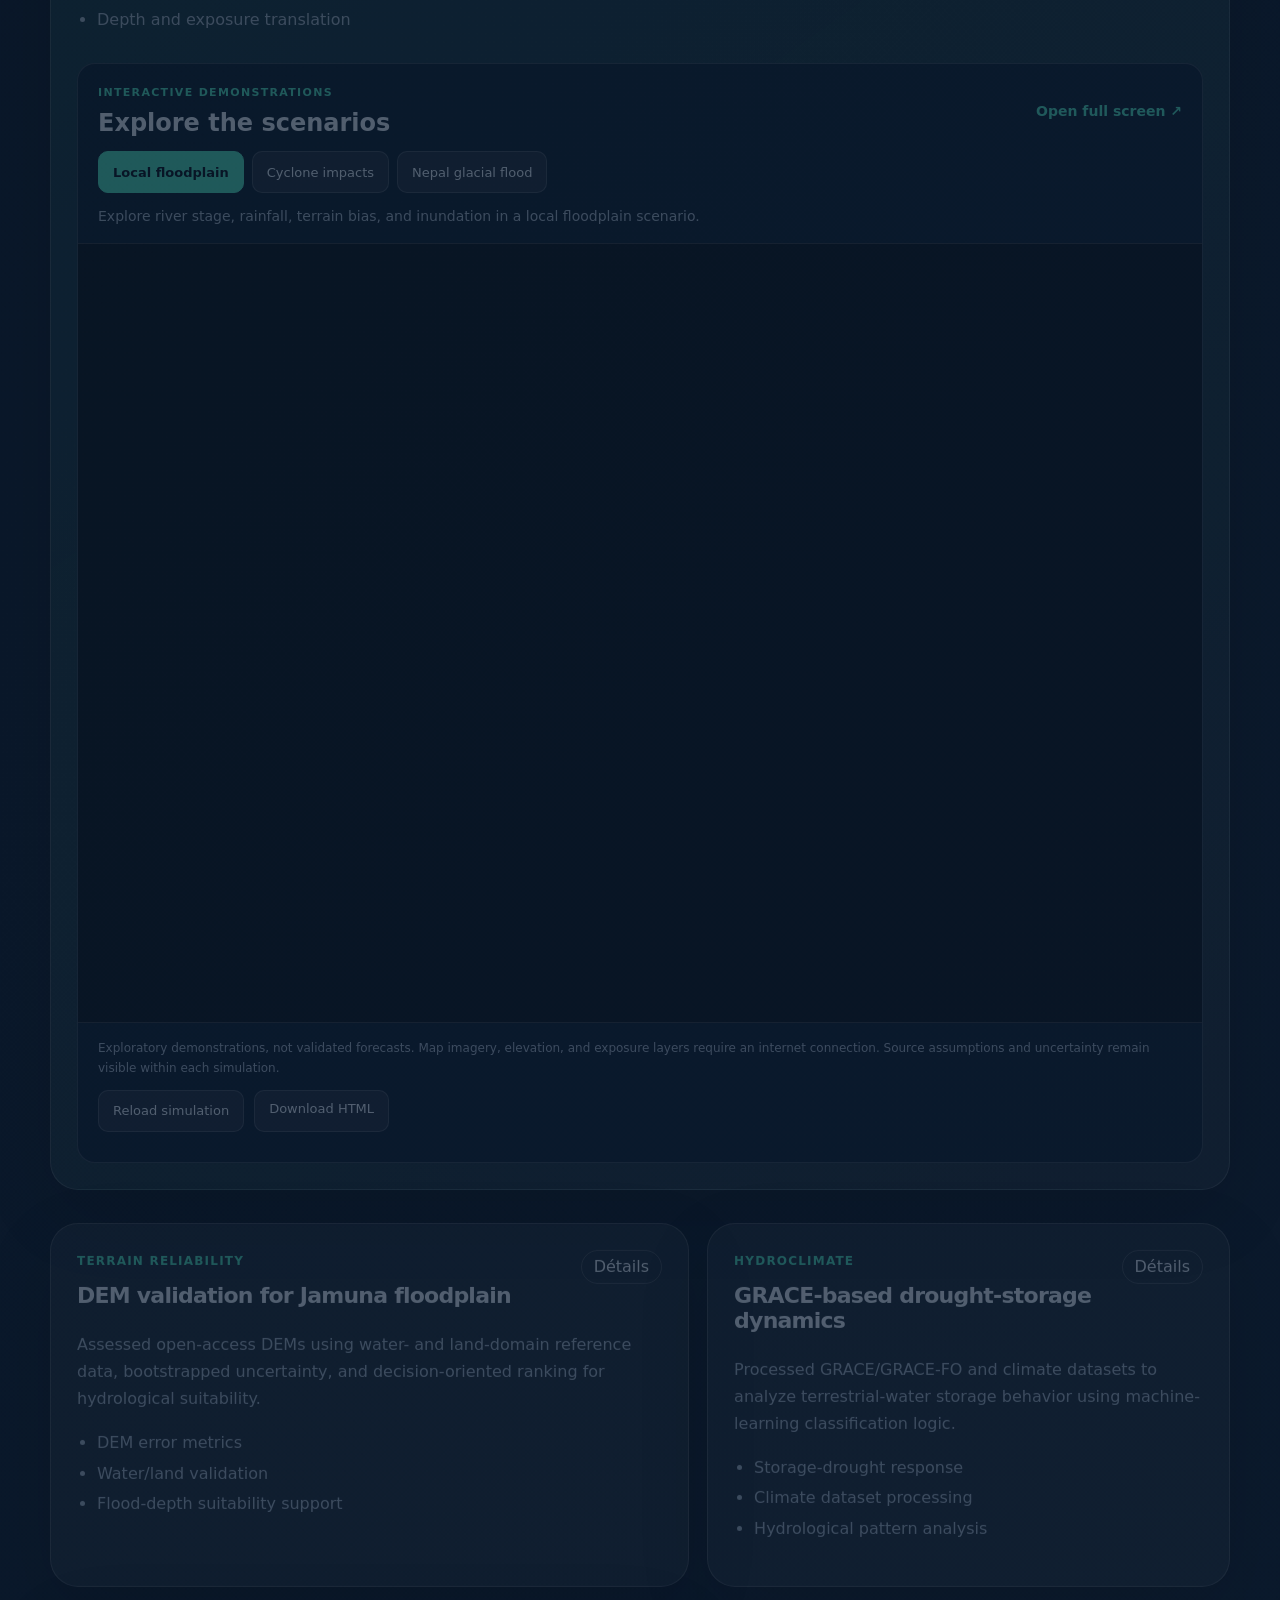
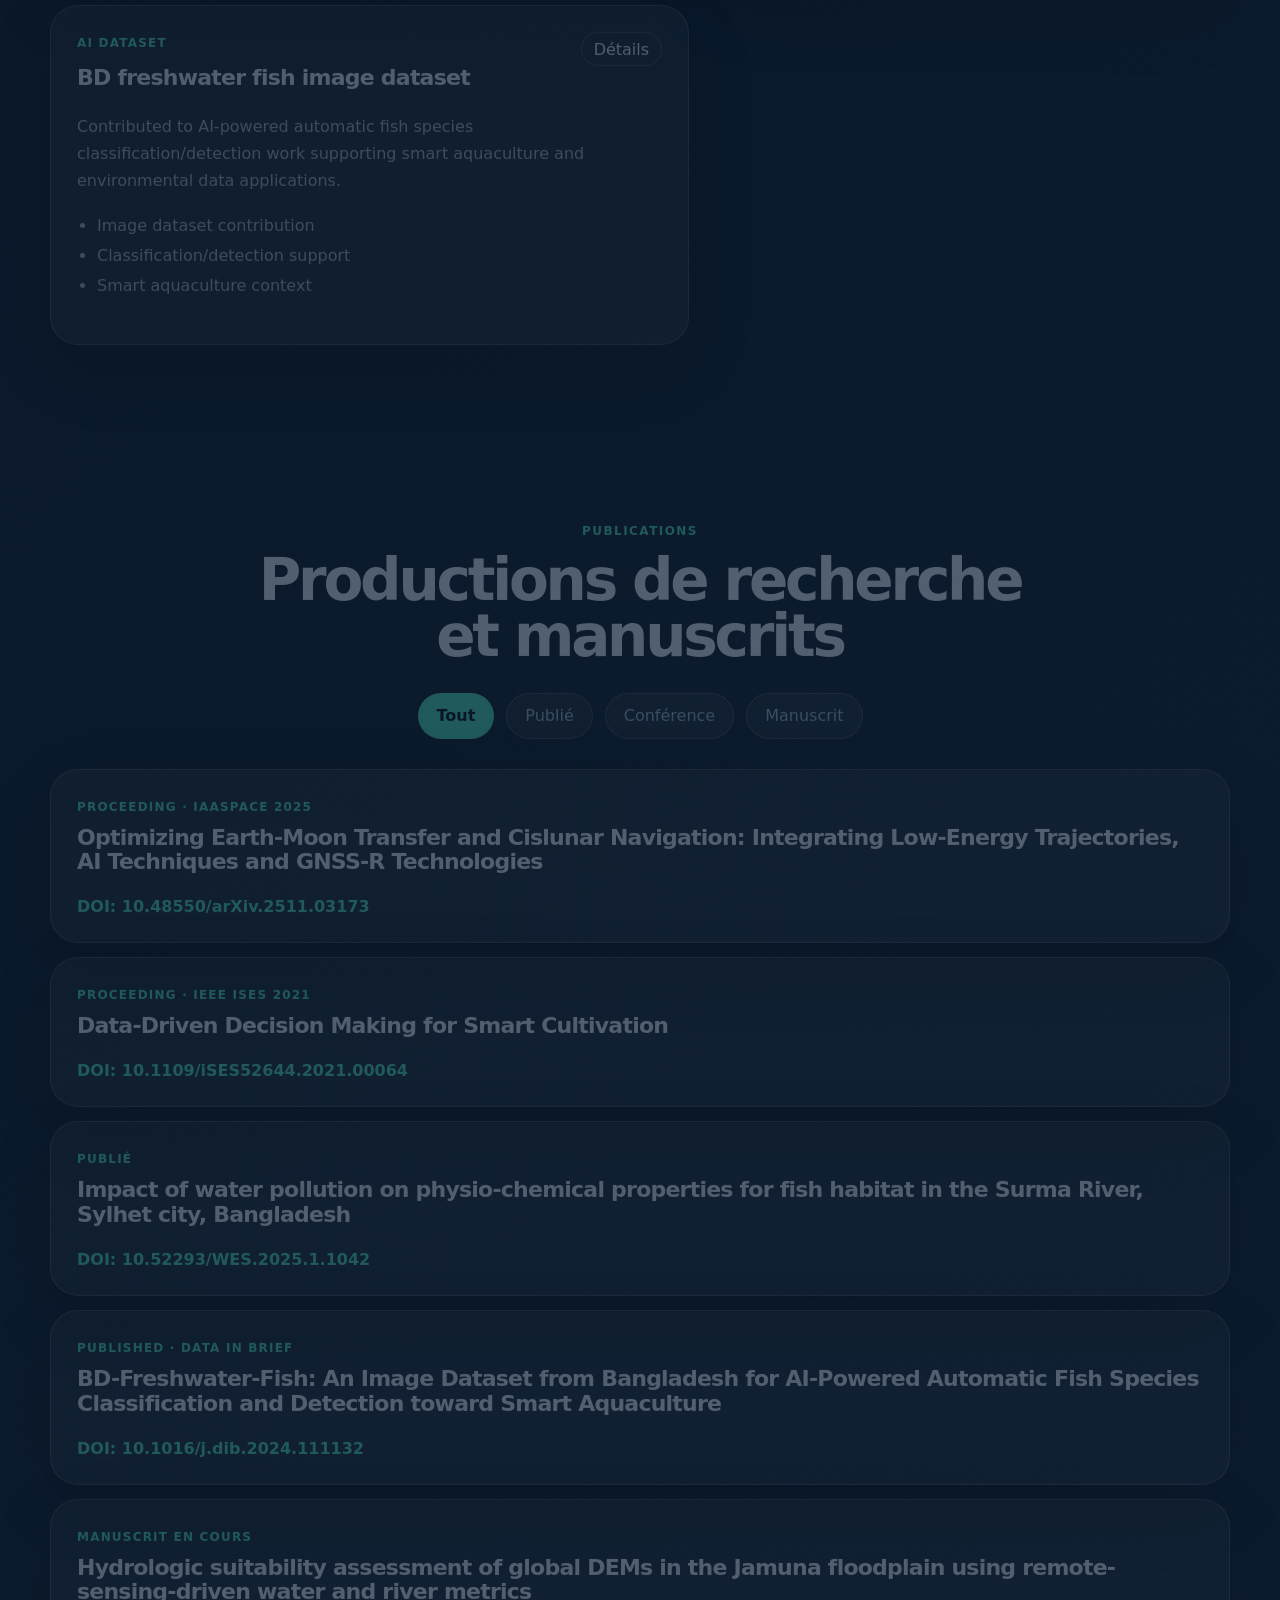
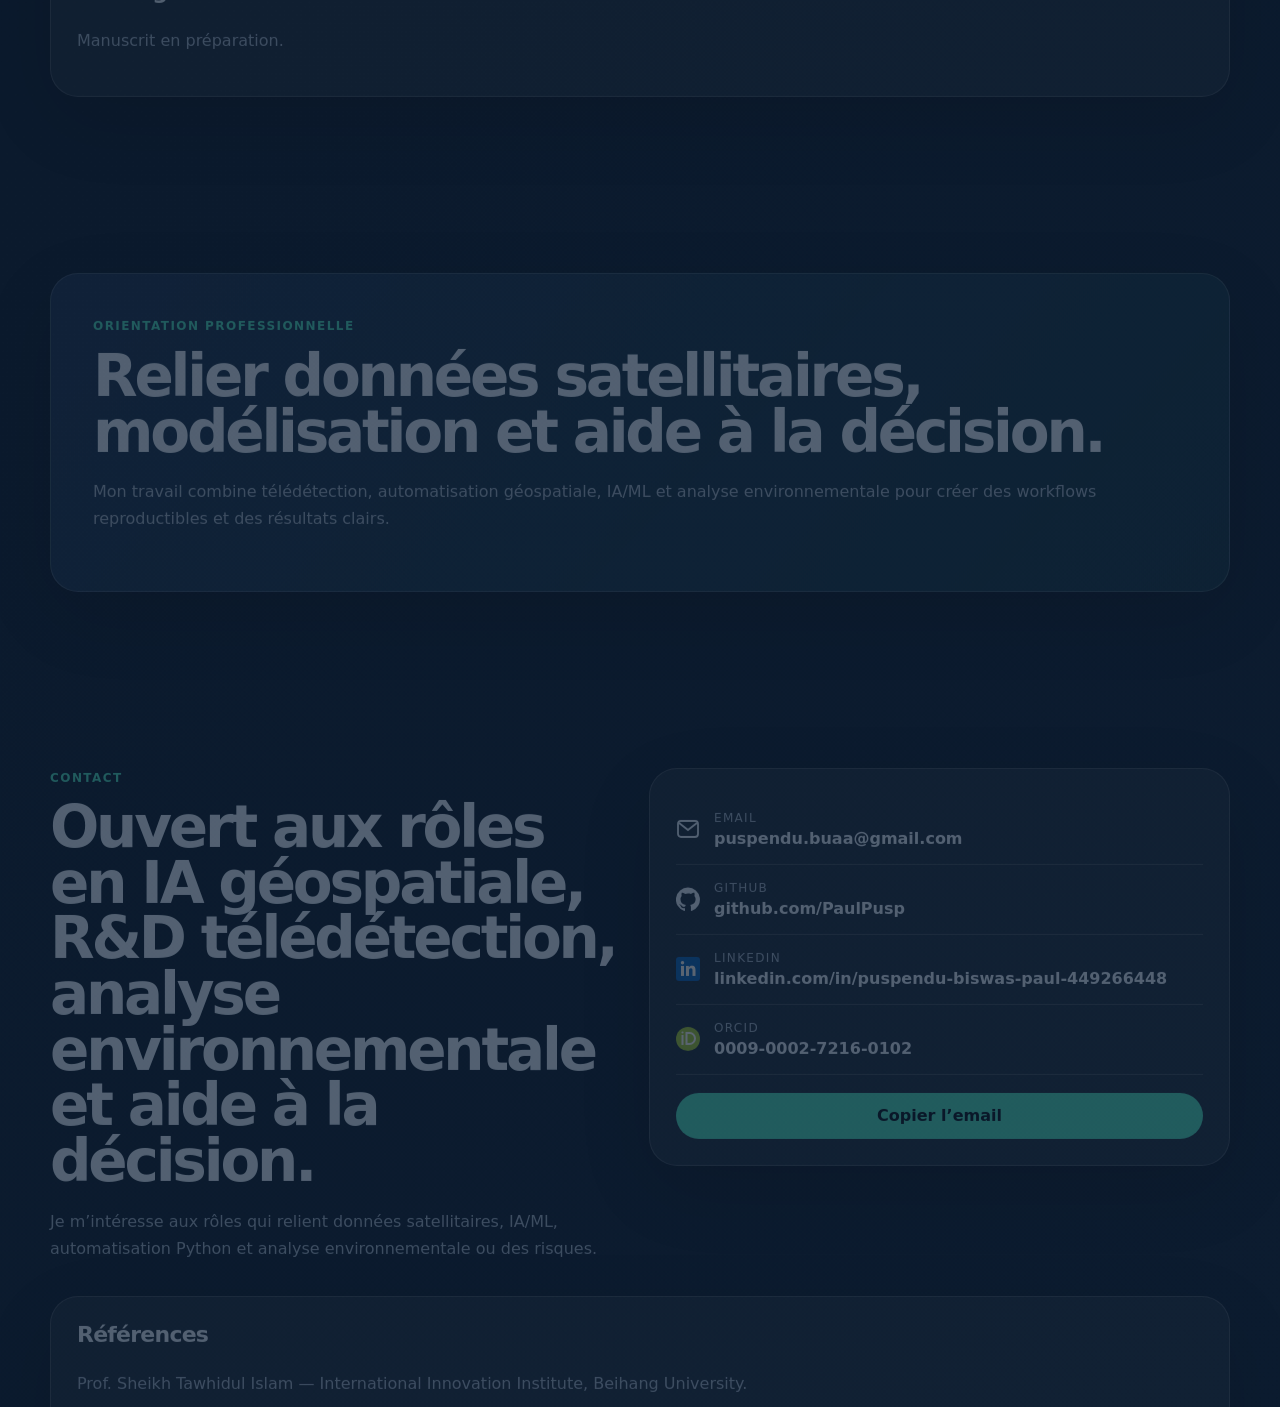
<file: fr/index.html>
<!doctype html>
<html lang="fr">
<head>
  <meta charset="utf-8">
  <meta name="viewport" content="width=device-width, initial-scale=1">
  <title>Puspendu Biswas Paul | IA géospatiale, télédétection et automatisation SIG</title>
  <meta name="description" content="Puspendu Biswas Paul est chercheur en télédétection et IA géospatiale, avec des travaux sur Sentinel-1 SAR, la validation DEM/MNE, l’automatisation Python SIG, l’analyse des risques environnementaux et l’aide à la décision.">
  <meta name="robots" content="index, follow">
  <link rel="canonical" href="https://paulpusp.github.io/paulresume/fr/">
  <link rel="alternate" hreflang="en" href="https://paulpusp.github.io/paulresume/">
  <link rel="alternate" hreflang="zh-CN" href="https://paulpusp.github.io/paulresume/zh/">
  <link rel="alternate" hreflang="fr" href="https://paulpusp.github.io/paulresume/fr/">
  <link rel="alternate" hreflang="x-default" href="https://paulpusp.github.io/paulresume/">
  <meta http-equiv="refresh" content="0; url=../?lang=fr">
</head>
<body>
  <h1>Puspendu Biswas Paul — chercheur en IA géospatiale et télédétection</h1>
  <p>Travaux en télédétection, SIG, Sentinel-1 SAR, validation DEM/MNE, automatisation géospatiale Python, analyse des risques environnementaux et aide à la décision.</p>
  <p><a href="../?lang=fr">Ouvrir le site en français</a></p>
</body>
</html>
</file>
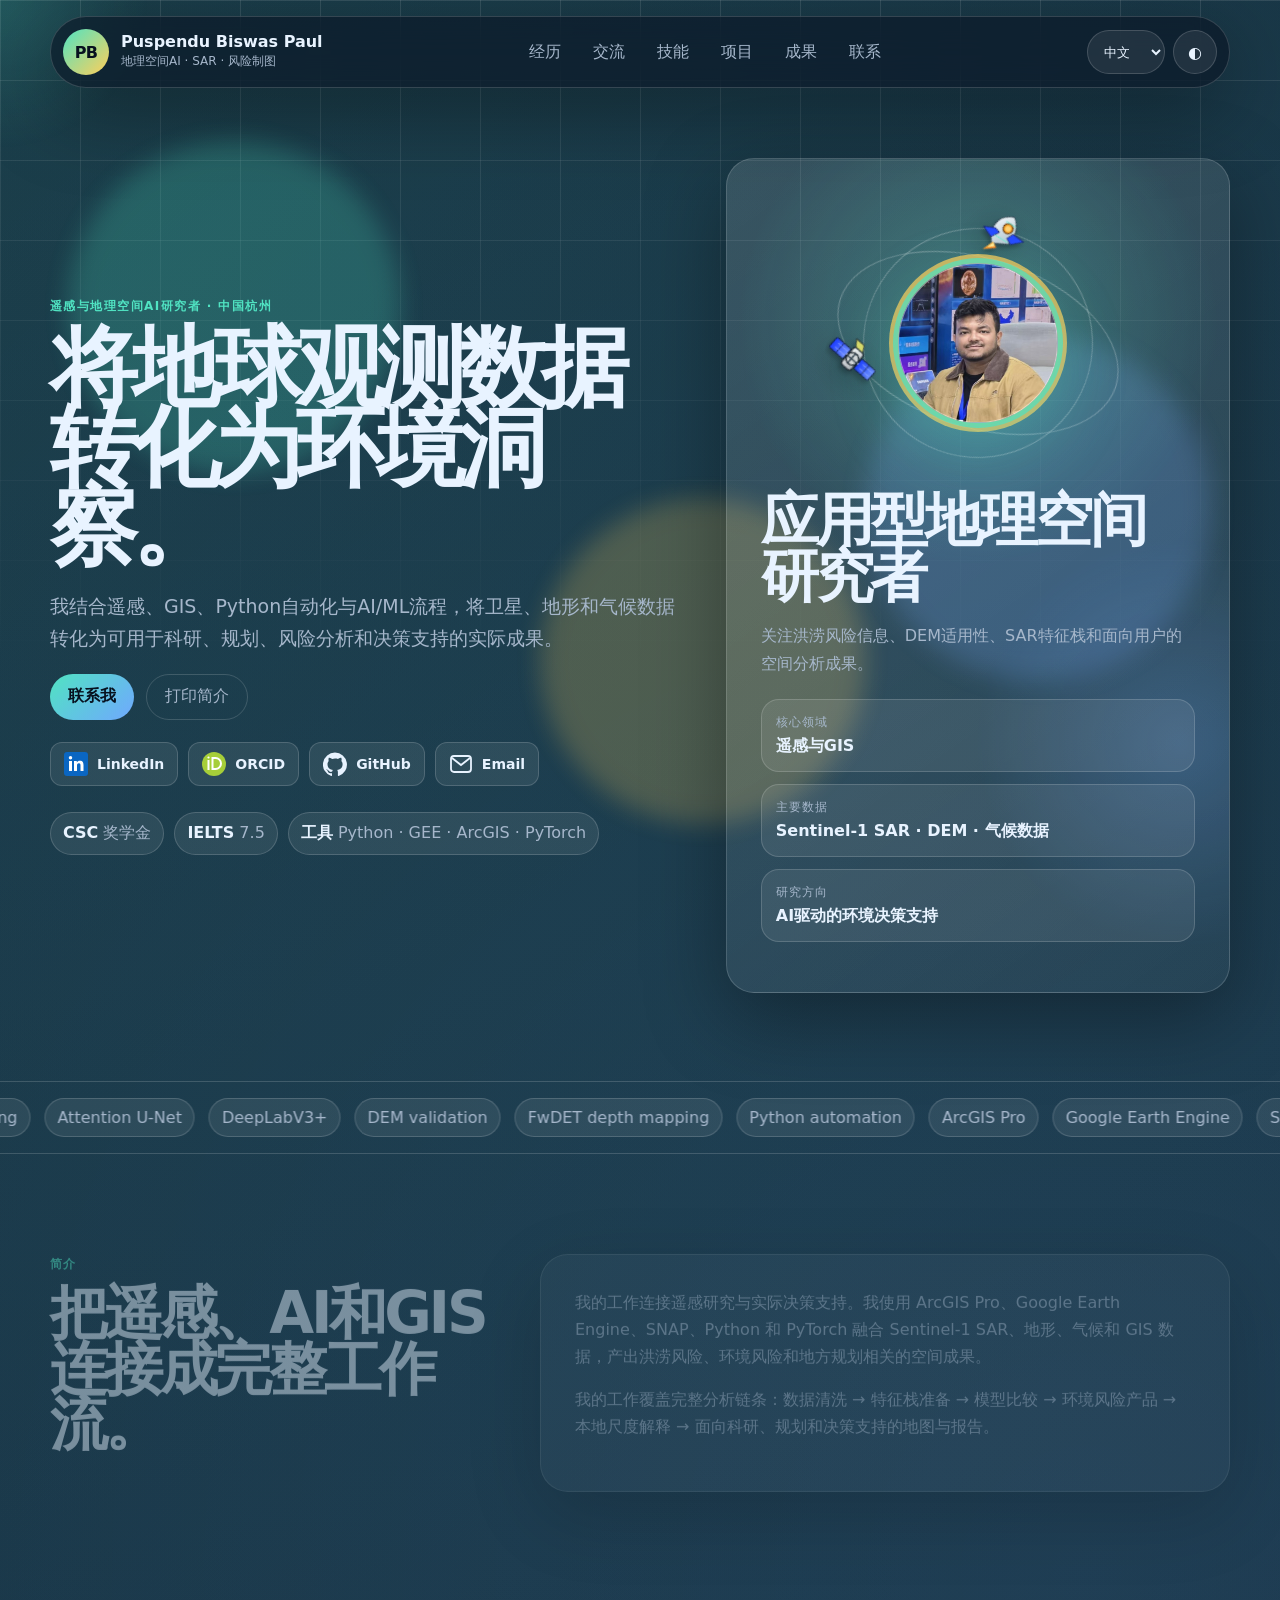
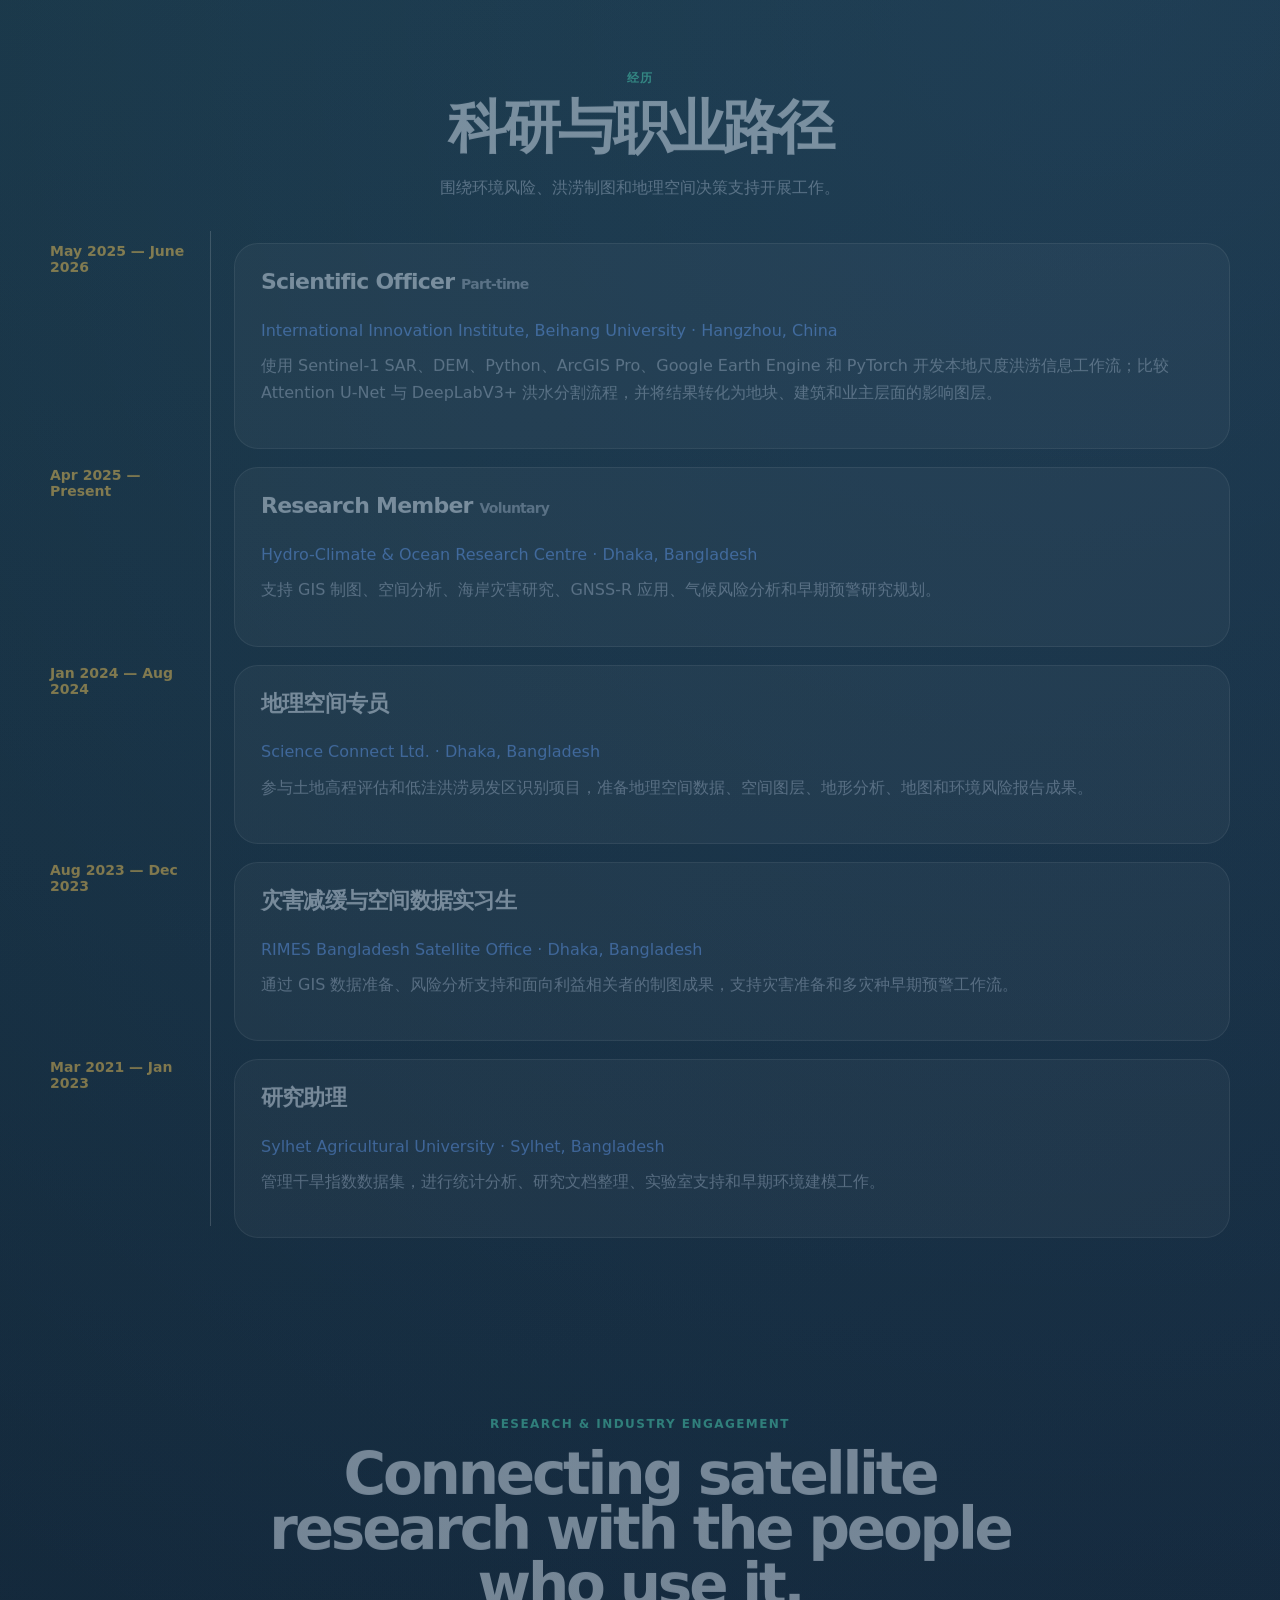
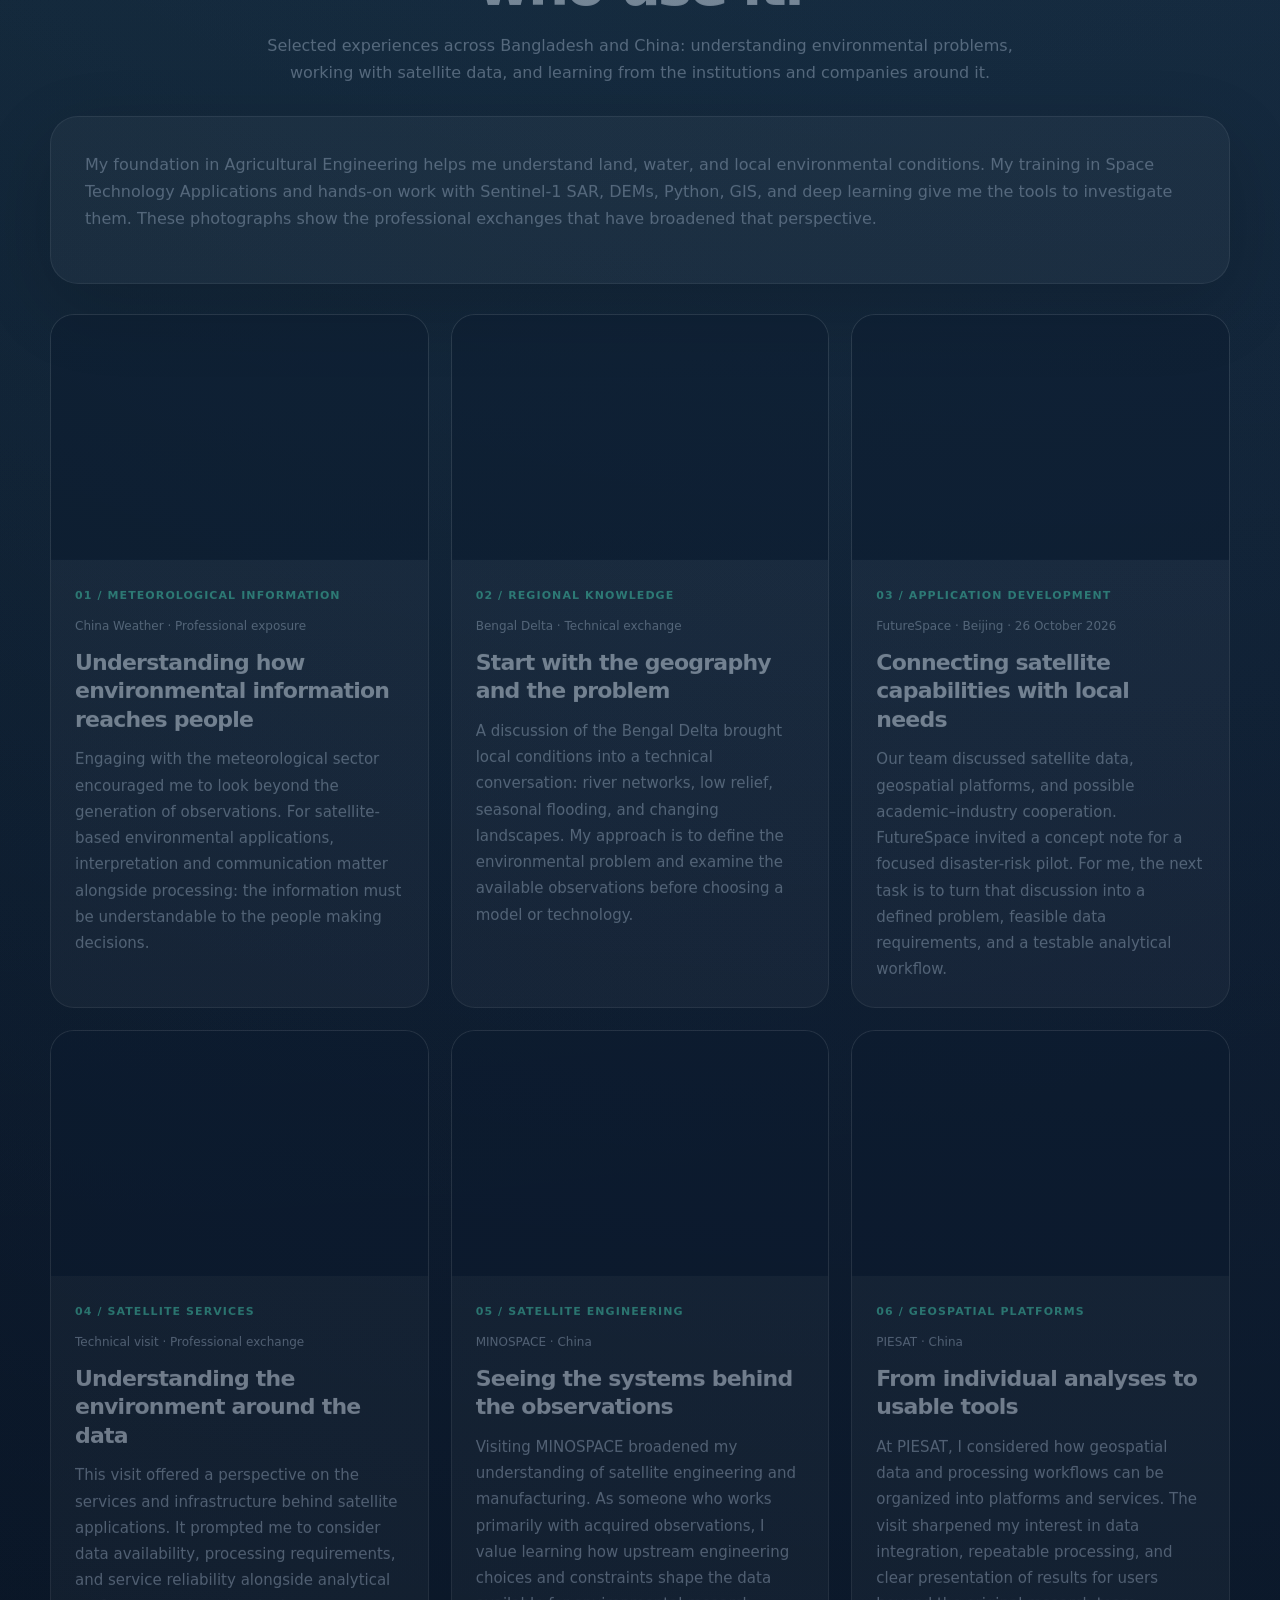
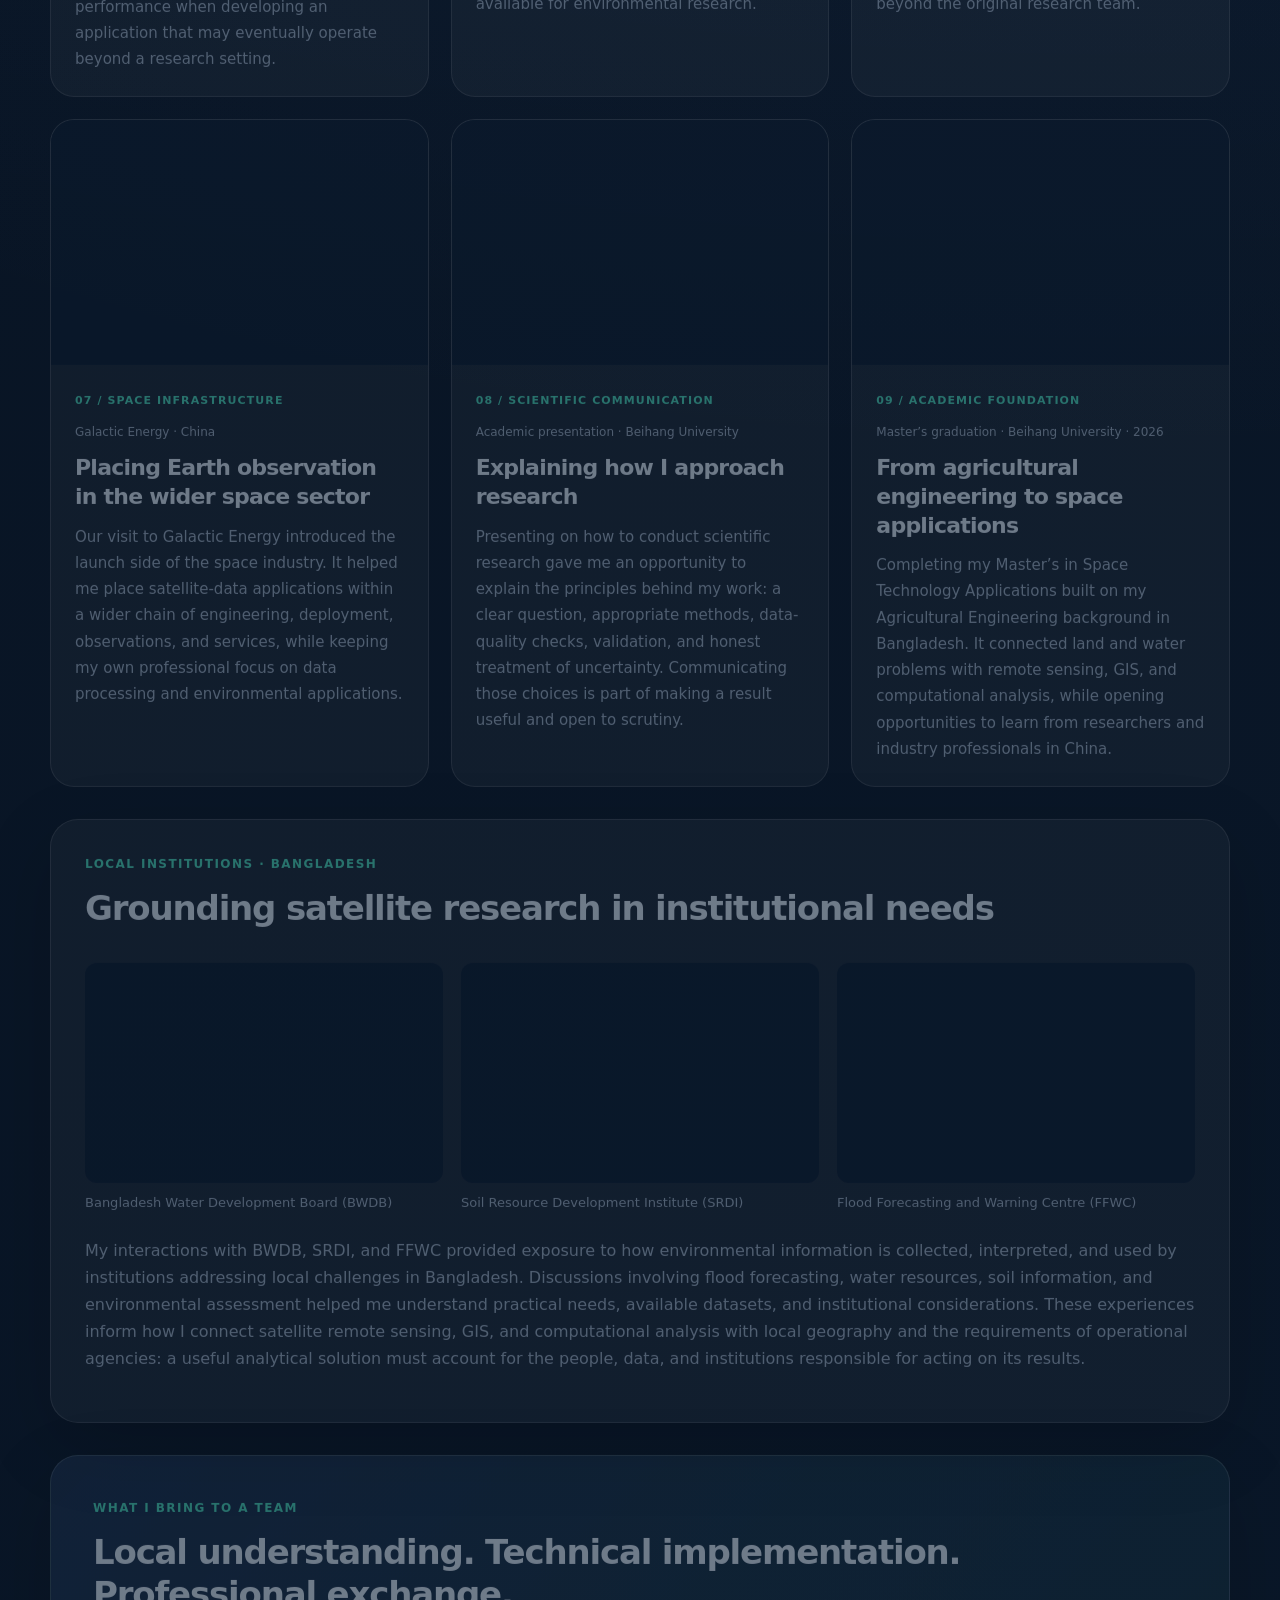
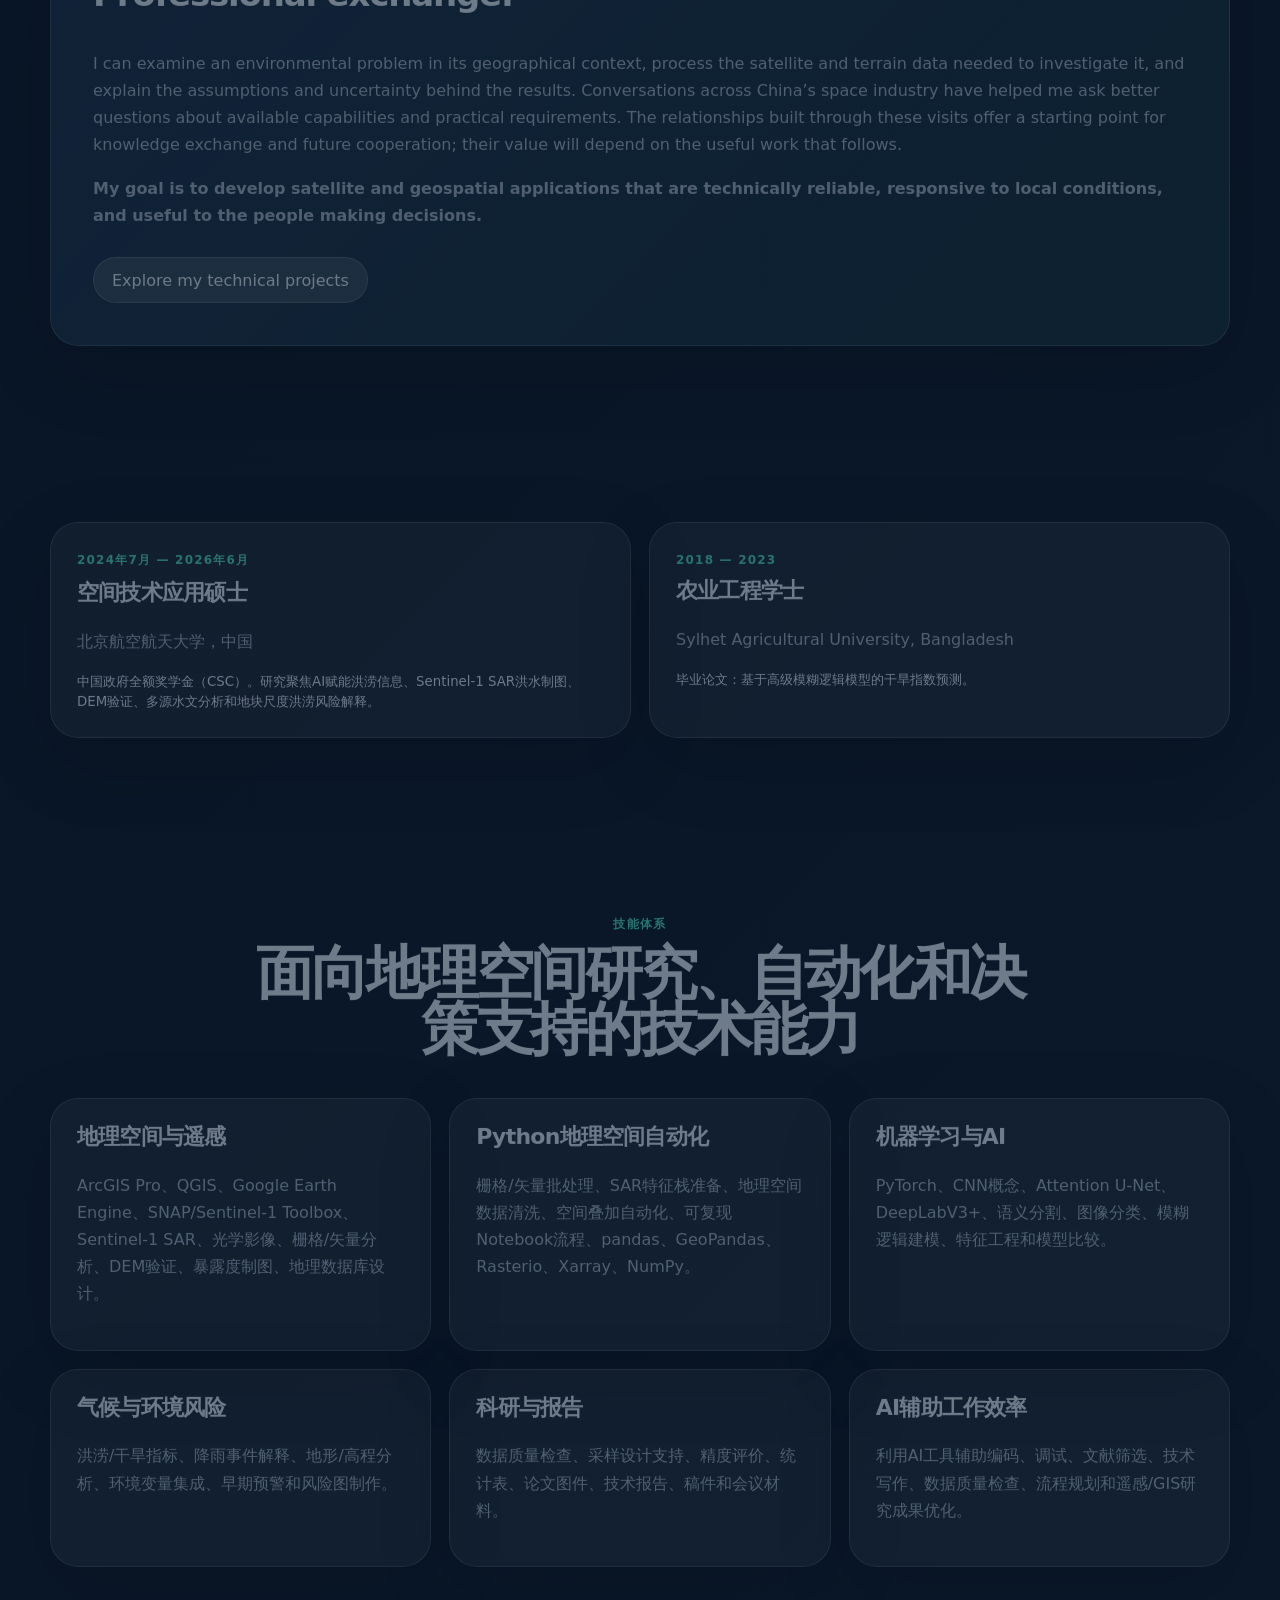
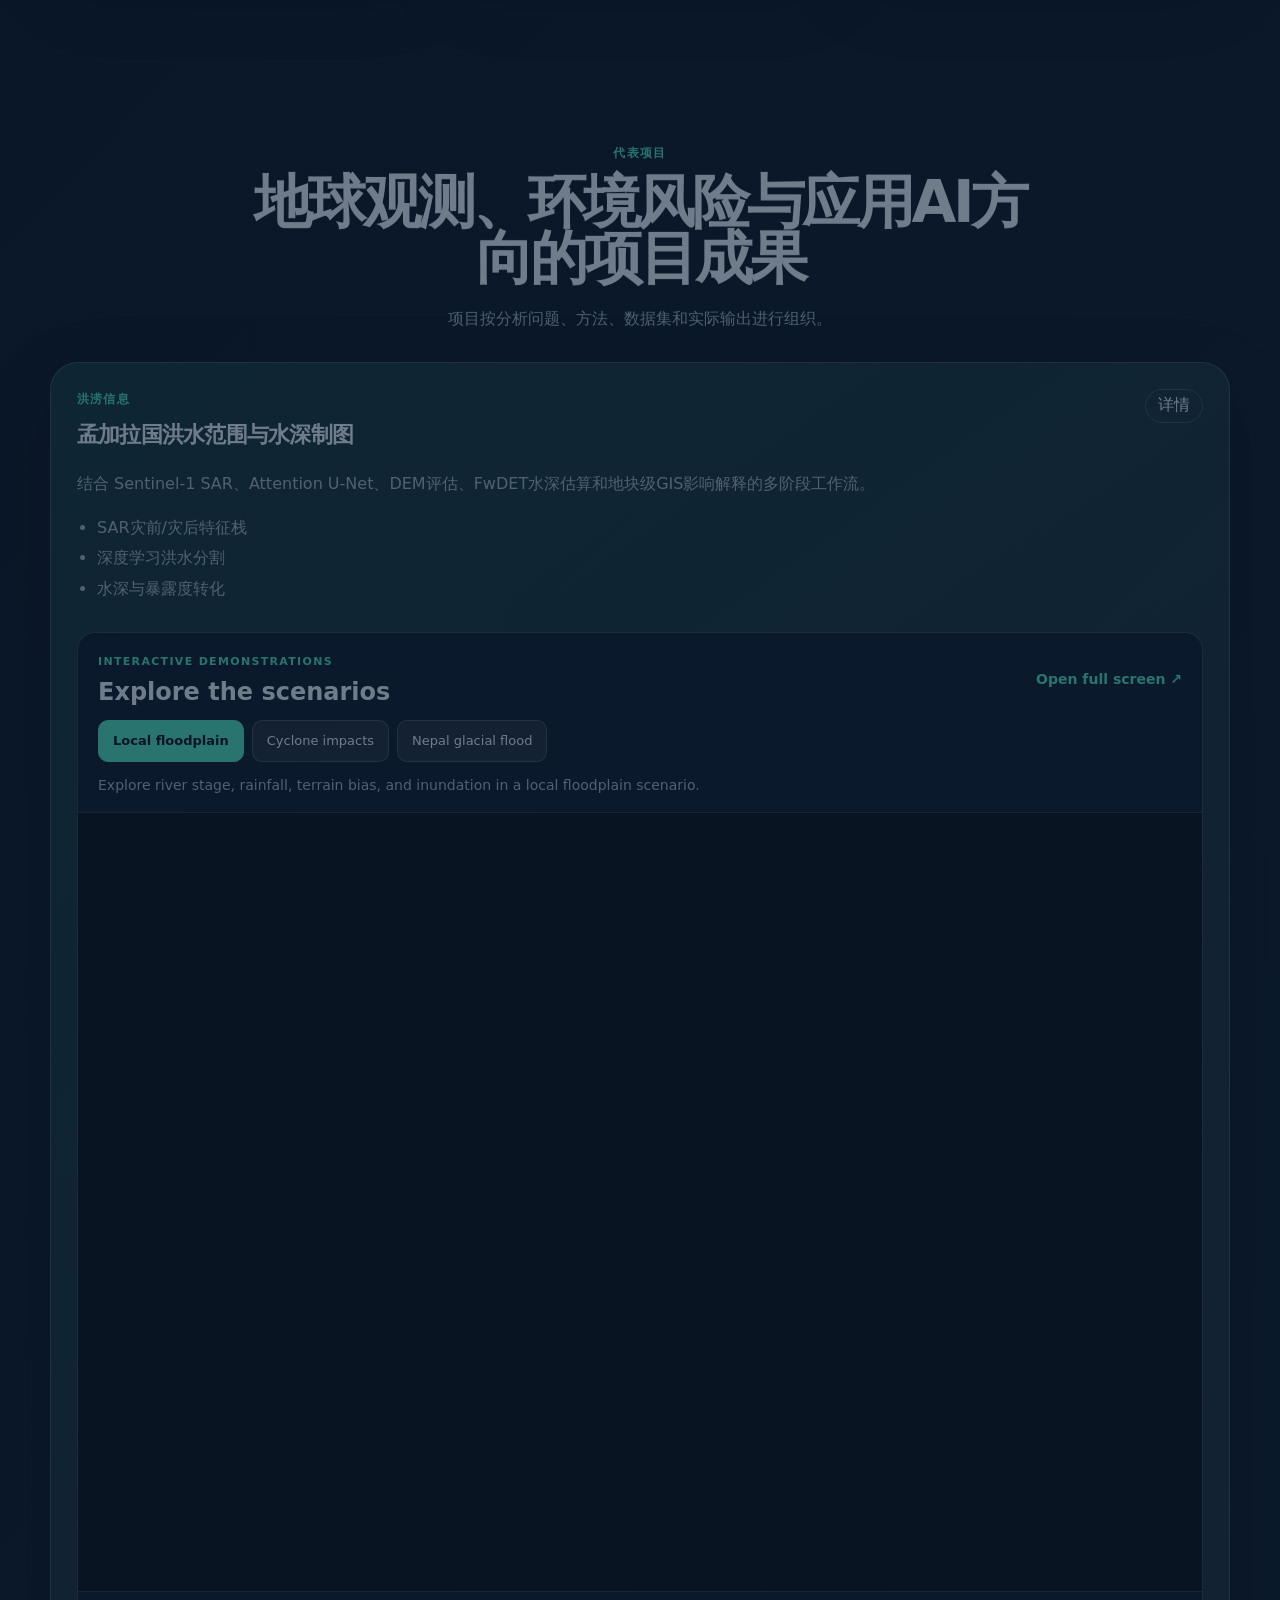
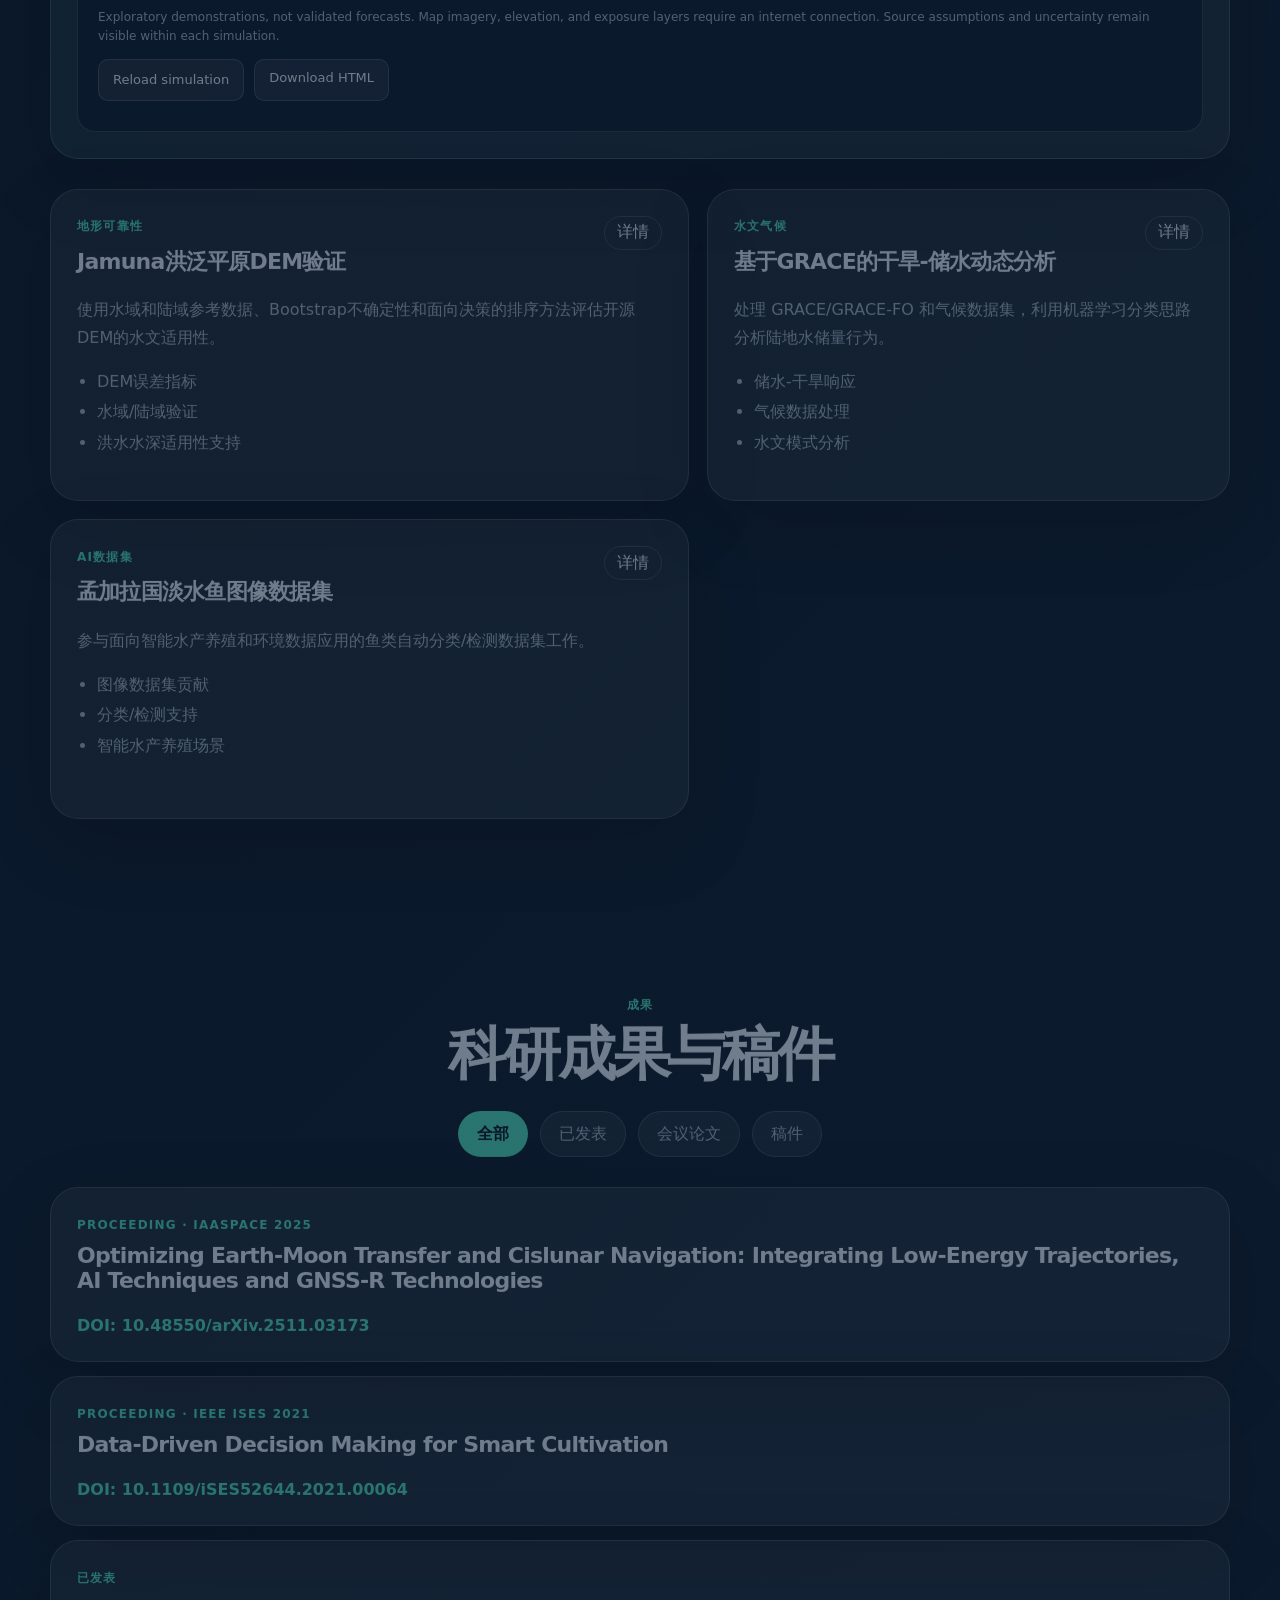
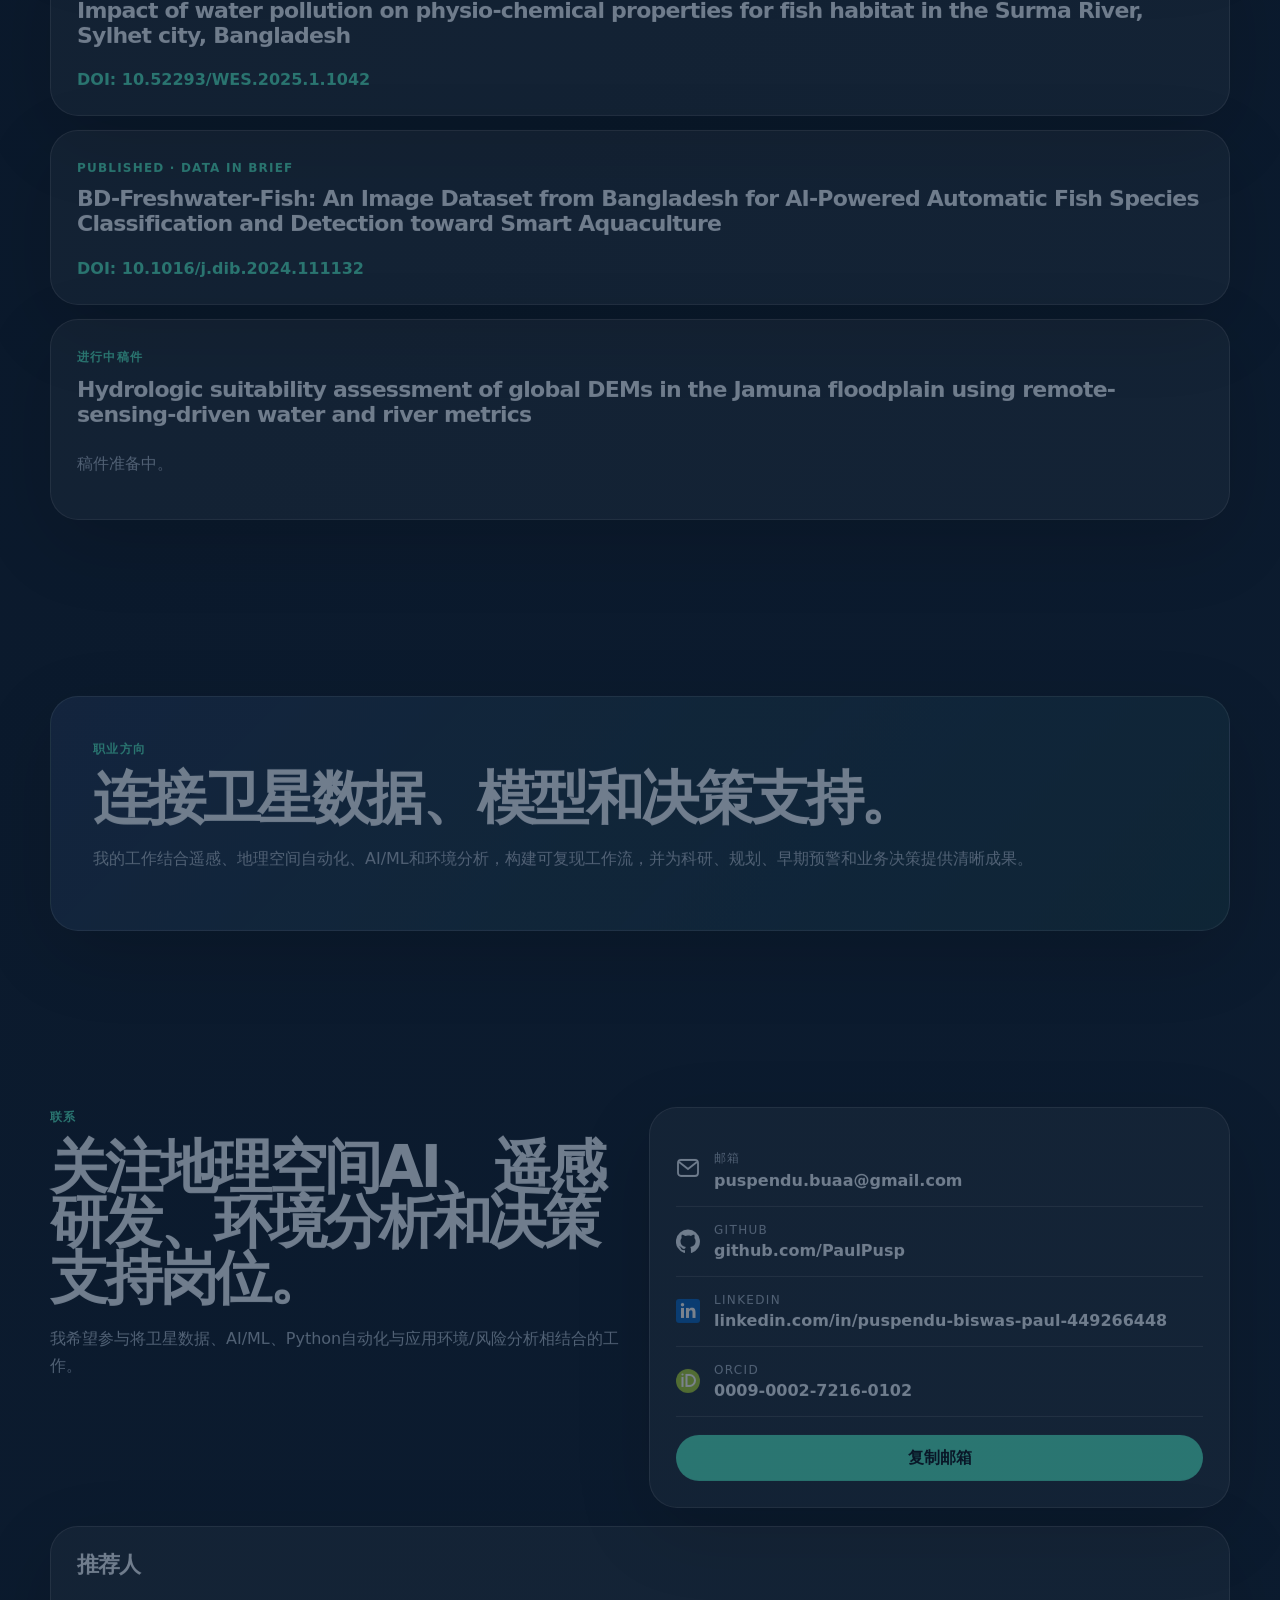
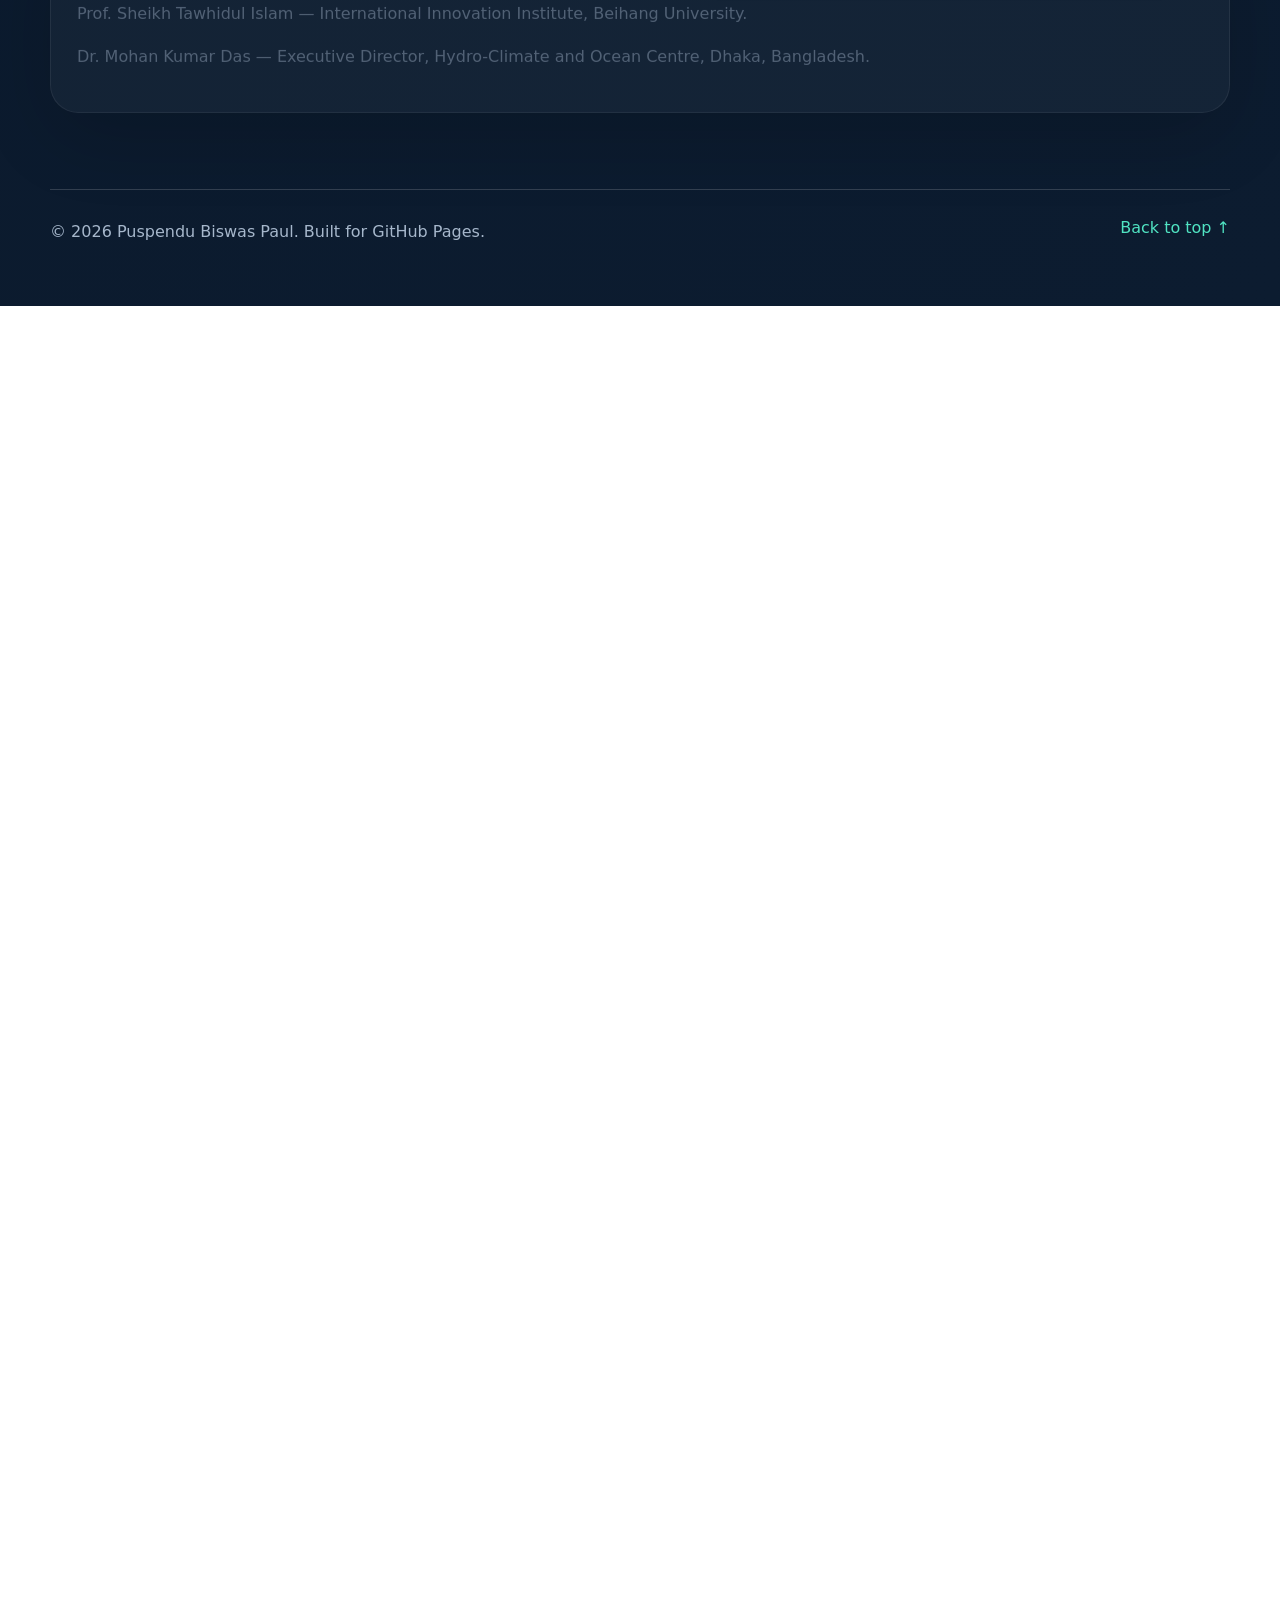
<file: zh/index.html>
<!doctype html>
<html lang="zh-CN">
<head>
  <meta charset="utf-8">
  <meta name="viewport" content="width=device-width, initial-scale=1">
  <title>Puspendu Biswas Paul | 地理空间AI、遥感与GIS自动化</title>
  <meta name="description" content="Puspendu Biswas Paul 是遥感与地理空间AI研究者，研究方向包括 Sentinel-1 SAR、DEM验证、Python GIS自动化、环境风险分析和决策支持制图。">
  <meta name="robots" content="index, follow">
  <link rel="canonical" href="https://paulpusp.github.io/paulresume/zh/">
  <link rel="alternate" hreflang="en" href="https://paulpusp.github.io/paulresume/">
  <link rel="alternate" hreflang="zh-CN" href="https://paulpusp.github.io/paulresume/zh/">
  <link rel="alternate" hreflang="fr" href="https://paulpusp.github.io/paulresume/fr/">
  <link rel="alternate" hreflang="x-default" href="https://paulpusp.github.io/paulresume/">
  <meta http-equiv="refresh" content="0; url=../?lang=zh">
</head>
<body>
  <h1>Puspendu Biswas Paul — 地理空间AI与遥感研究者</h1>
  <p>研究方向包括遥感、GIS、Sentinel-1 SAR、DEM验证、Python地理空间自动化、环境风险分析和决策支持制图。</p>
  <p><a href="../?lang=zh">进入中文网站</a></p>
</body>
</html>
</file>
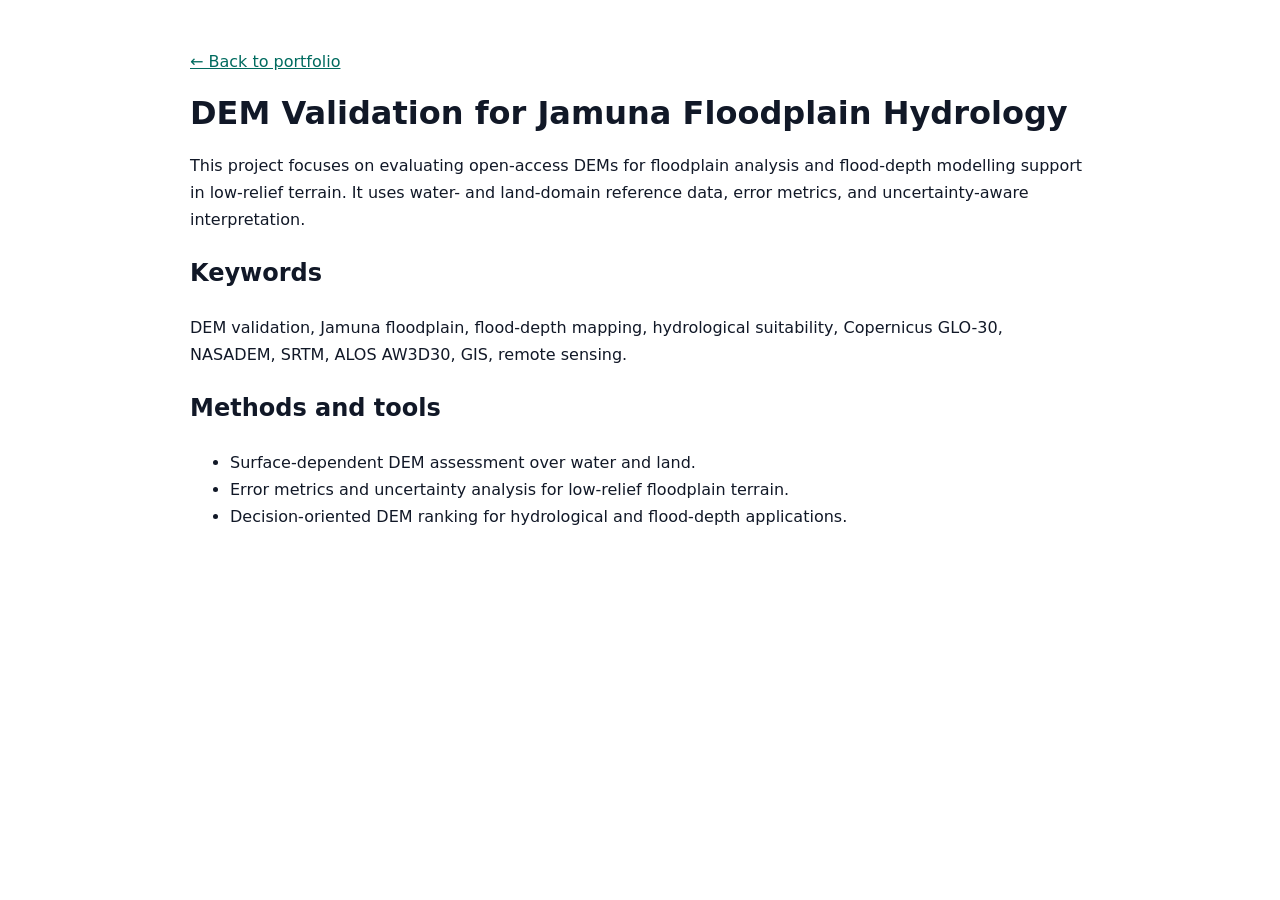
<file: projects/dem-validation-jamuna/index.html>
<!doctype html>
<html lang="en">
<head>
  <meta charset="utf-8">
  <meta name="viewport" content="width=device-width, initial-scale=1">
  <title>DEM Validation for Jamuna Floodplain Hydrology | Puspendu Biswas Paul</title>
  <meta name="description" content="Portfolio project on DEM validation for the Jamuna floodplain using water- and land-domain reference data, uncertainty analysis, and hydrological suitability assessment for flood-depth mapping.">
  <meta name="robots" content="index, follow">
  <link rel="canonical" href="https://paulpusp.github.io/paulresume/projects/dem-validation-jamuna/">
  <style>body{font-family:system-ui,-apple-system,Segoe UI,sans-serif;max-width:900px;margin:48px auto;padding:0 20px;line-height:1.7;color:#111827}a{color:#006b5f}h1{line-height:1.05}</style>
</head>
<body>
  <p><a href="../../">← Back to portfolio</a></p>
  <h1>DEM Validation for Jamuna Floodplain Hydrology</h1>
  <p>This project focuses on evaluating open-access DEMs for floodplain analysis and flood-depth modelling support in low-relief terrain. It uses water- and land-domain reference data, error metrics, and uncertainty-aware interpretation.</p>
  <h2>Keywords</h2>
  <p>DEM validation, Jamuna floodplain, flood-depth mapping, hydrological suitability, Copernicus GLO-30, NASADEM, SRTM, ALOS AW3D30, GIS, remote sensing.</p>
  <h2>Methods and tools</h2>
  <ul><li>Surface-dependent DEM assessment over water and land.</li><li>Error metrics and uncertainty analysis for low-relief floodplain terrain.</li><li>Decision-oriented DEM ranking for hydrological and flood-depth applications.</li></ul>
</body>
</html>
</file>
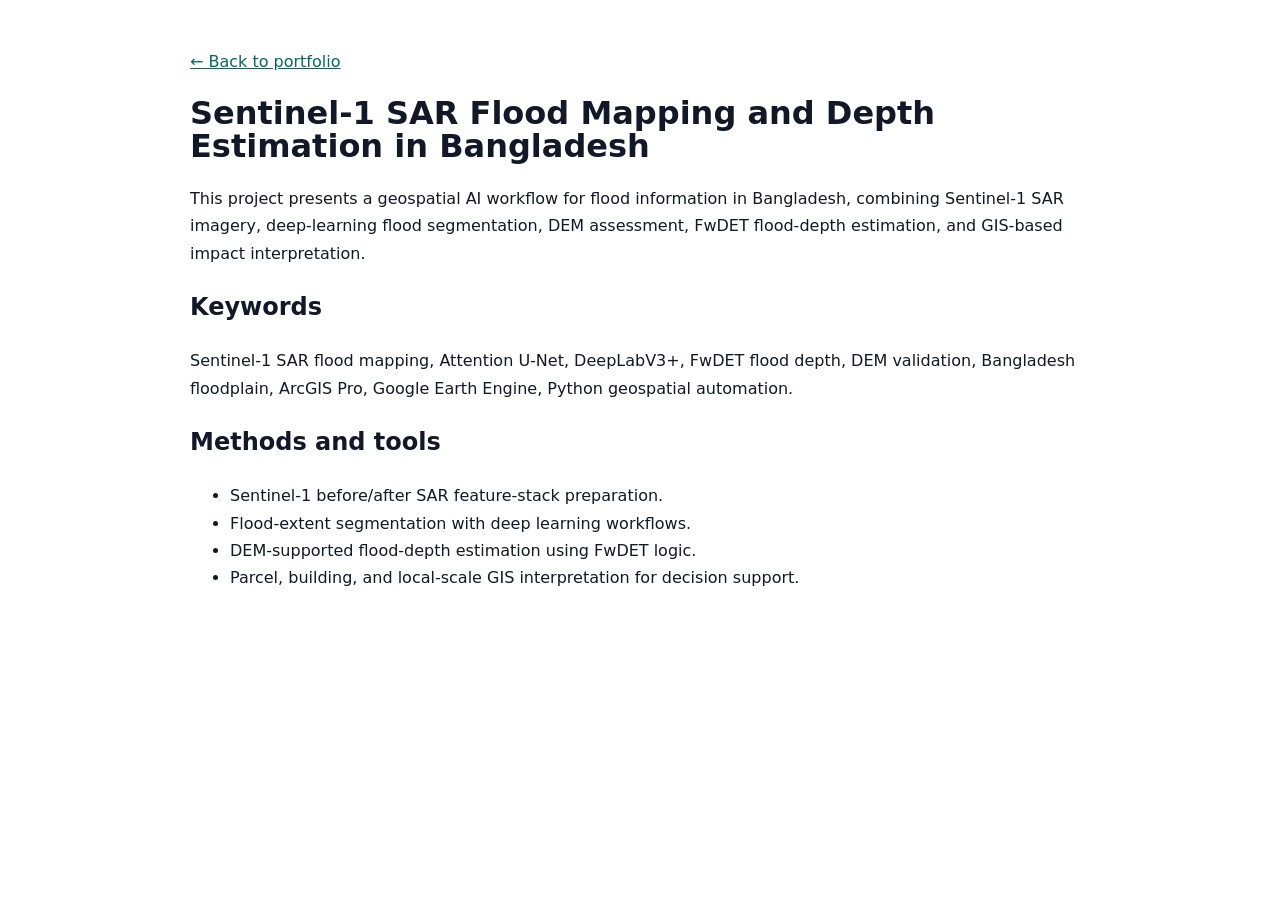
<file: projects/flood-mapping-bangladesh/index.html>
<!doctype html>
<html lang="en">
<head>
  <meta charset="utf-8">
  <meta name="viewport" content="width=device-width, initial-scale=1">
  <title>Sentinel-1 SAR Flood Mapping and Depth Estimation in Bangladesh | Puspendu Biswas Paul</title>
  <meta name="description" content="Portfolio project by Puspendu Biswas Paul on Sentinel-1 SAR flood mapping, Attention U-Net segmentation, DEM assessment, FwDET flood-depth estimation, and GIS impact interpretation in Bangladesh.">
  <meta name="robots" content="index, follow">
  <link rel="canonical" href="https://paulpusp.github.io/paulresume/projects/flood-mapping-bangladesh/">
  <style>body{font-family:system-ui,-apple-system,Segoe UI,sans-serif;max-width:900px;margin:48px auto;padding:0 20px;line-height:1.7;color:#111827}a{color:#006b5f}h1{line-height:1.05}</style>
</head>
<body>
  <p><a href="../../">← Back to portfolio</a></p>
  <h1>Sentinel-1 SAR Flood Mapping and Depth Estimation in Bangladesh</h1>
  <p>This project presents a geospatial AI workflow for flood information in Bangladesh, combining Sentinel-1 SAR imagery, deep-learning flood segmentation, DEM assessment, FwDET flood-depth estimation, and GIS-based impact interpretation.</p>
  <h2>Keywords</h2>
  <p>Sentinel-1 SAR flood mapping, Attention U-Net, DeepLabV3+, FwDET flood depth, DEM validation, Bangladesh floodplain, ArcGIS Pro, Google Earth Engine, Python geospatial automation.</p>
  <h2>Methods and tools</h2>
  <ul><li>Sentinel-1 before/after SAR feature-stack preparation.</li><li>Flood-extent segmentation with deep learning workflows.</li><li>DEM-supported flood-depth estimation using FwDET logic.</li><li>Parcel, building, and local-scale GIS interpretation for decision support.</li></ul>
</body>
</html>
</file>
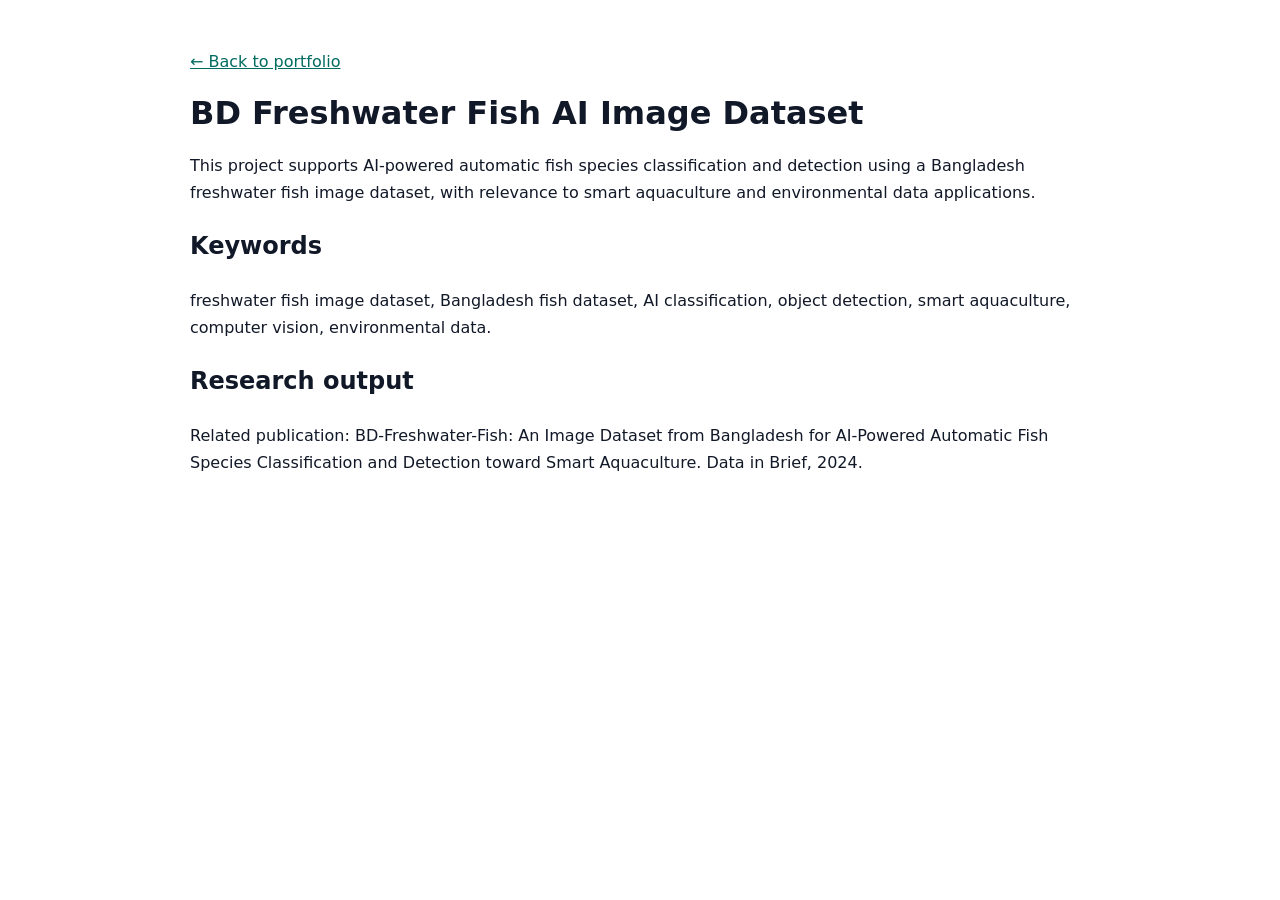
<file: projects/freshwater-fish-ai-dataset/index.html>
<!doctype html>
<html lang="en">
<head>
  <meta charset="utf-8">
  <meta name="viewport" content="width=device-width, initial-scale=1">
  <title>BD Freshwater Fish AI Image Dataset | Puspendu Biswas Paul</title>
  <meta name="description" content="Portfolio project on the BD freshwater fish image dataset for AI-powered fish species classification and detection supporting smart aquaculture and environmental data applications.">
  <meta name="robots" content="index, follow">
  <link rel="canonical" href="https://paulpusp.github.io/paulresume/projects/freshwater-fish-ai-dataset/">
  <style>body{font-family:system-ui,-apple-system,Segoe UI,sans-serif;max-width:900px;margin:48px auto;padding:0 20px;line-height:1.7;color:#111827}a{color:#006b5f}h1{line-height:1.05}</style>
</head>
<body>
  <p><a href="../../">← Back to portfolio</a></p>
  <h1>BD Freshwater Fish AI Image Dataset</h1>
  <p>This project supports AI-powered automatic fish species classification and detection using a Bangladesh freshwater fish image dataset, with relevance to smart aquaculture and environmental data applications.</p>
  <h2>Keywords</h2>
  <p>freshwater fish image dataset, Bangladesh fish dataset, AI classification, object detection, smart aquaculture, computer vision, environmental data.</p>
  <h2>Research output</h2>
  <p>Related publication: BD-Freshwater-Fish: An Image Dataset from Bangladesh for AI-Powered Automatic Fish Species Classification and Detection toward Smart Aquaculture. Data in Brief, 2024.</p>
</body>
</html>
</file>
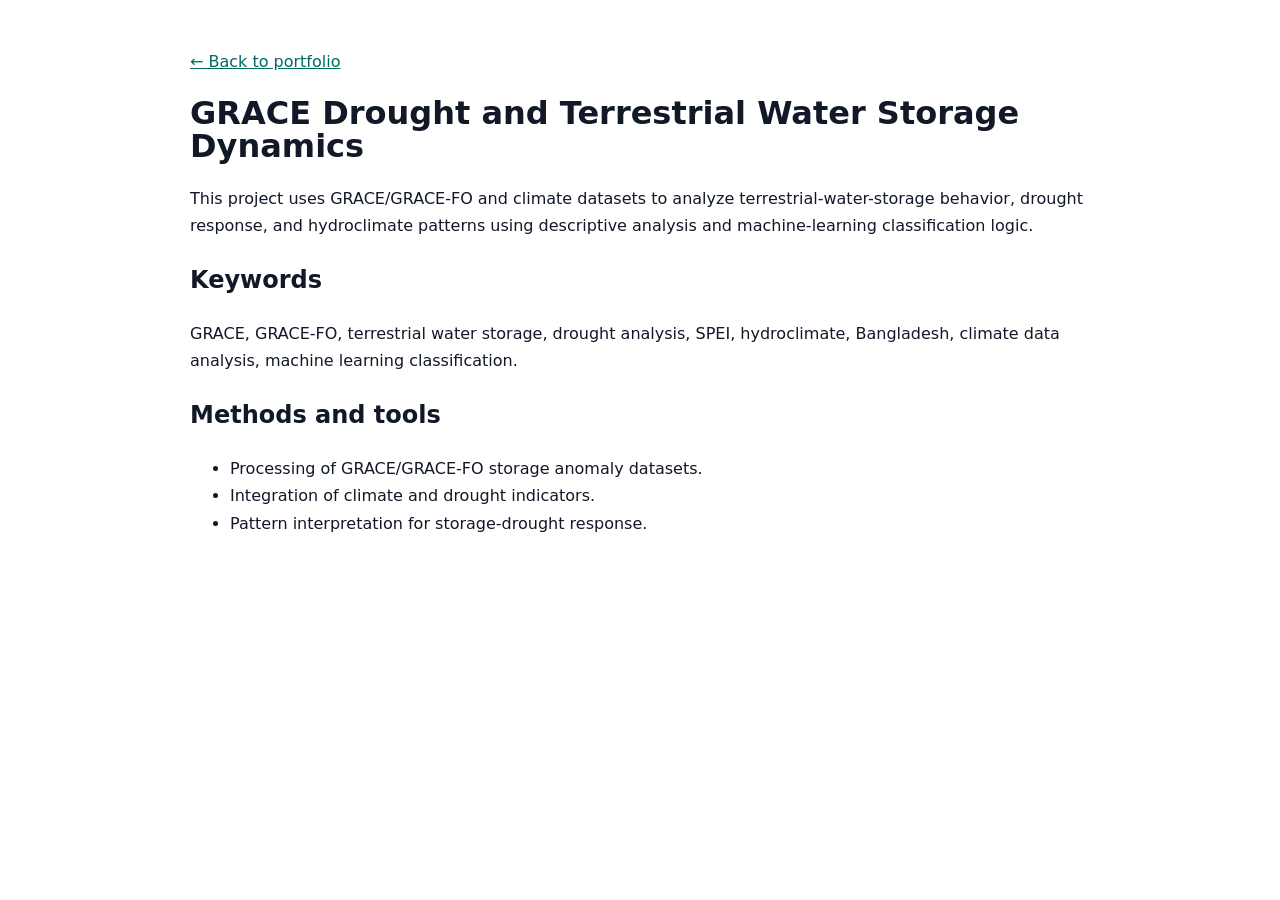
<file: projects/grace-drought-storage/index.html>
<!doctype html>
<html lang="en">
<head>
  <meta charset="utf-8">
  <meta name="viewport" content="width=device-width, initial-scale=1">
  <title>GRACE Drought and Terrestrial Water Storage Dynamics | Puspendu Biswas Paul</title>
  <meta name="description" content="Portfolio project on GRACE and GRACE-FO terrestrial water storage analysis, drought-storage response, climate datasets, and machine-learning classification logic for hydroclimate research.">
  <meta name="robots" content="index, follow">
  <link rel="canonical" href="https://paulpusp.github.io/paulresume/projects/grace-drought-storage/">
  <style>body{font-family:system-ui,-apple-system,Segoe UI,sans-serif;max-width:900px;margin:48px auto;padding:0 20px;line-height:1.7;color:#111827}a{color:#006b5f}h1{line-height:1.05}</style>
</head>
<body>
  <p><a href="../../">← Back to portfolio</a></p>
  <h1>GRACE Drought and Terrestrial Water Storage Dynamics</h1>
  <p>This project uses GRACE/GRACE-FO and climate datasets to analyze terrestrial-water-storage behavior, drought response, and hydroclimate patterns using descriptive analysis and machine-learning classification logic.</p>
  <h2>Keywords</h2>
  <p>GRACE, GRACE-FO, terrestrial water storage, drought analysis, SPEI, hydroclimate, Bangladesh, climate data analysis, machine learning classification.</p>
  <h2>Methods and tools</h2>
  <ul><li>Processing of GRACE/GRACE-FO storage anomaly datasets.</li><li>Integration of climate and drought indicators.</li><li>Pattern interpretation for storage-drought response.</li></ul>
</body>
</html>
</file>
